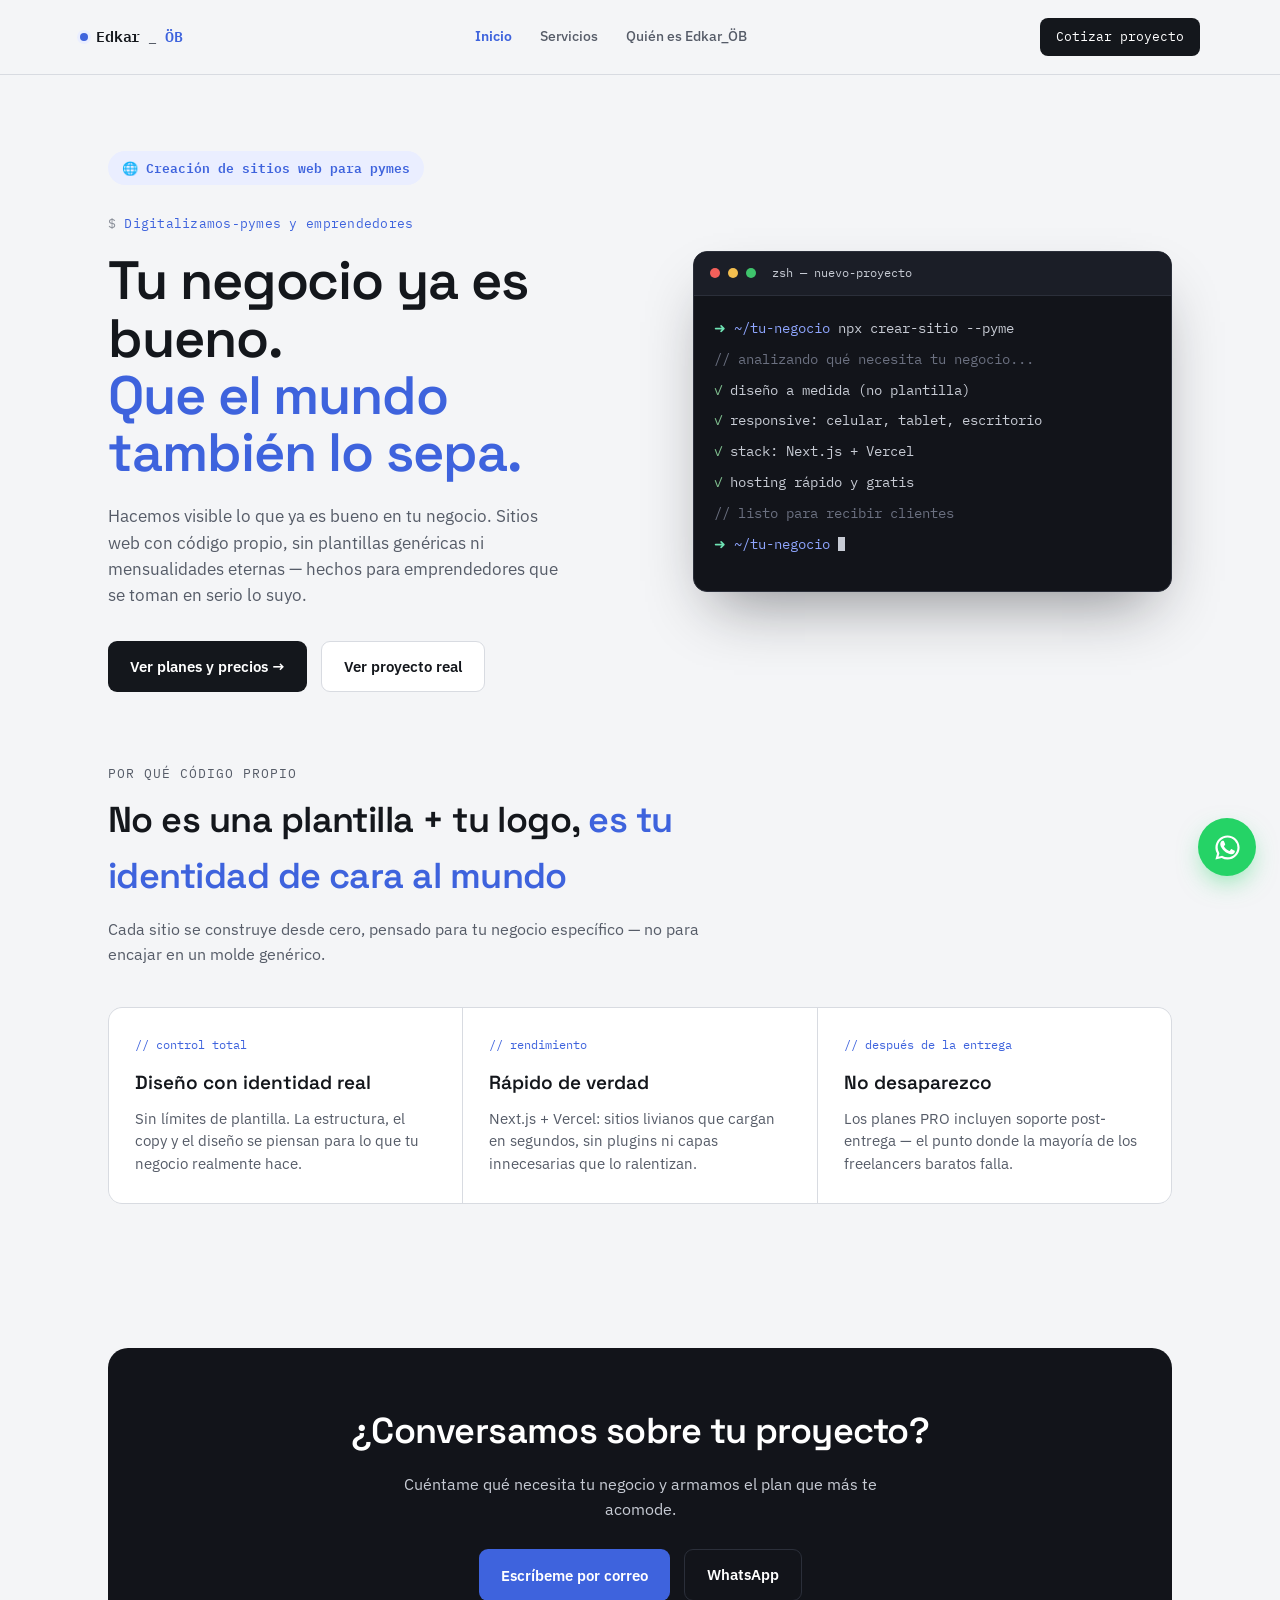
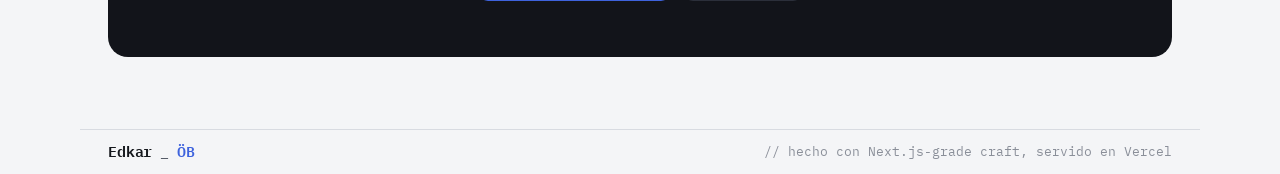
<file: index.html>
<!DOCTYPE html>
<html lang="es">
<head>
<meta charset="UTF-8">
<meta name="viewport" content="width=device-width, initial-scale=1.0">
<title>webvitae.ai — Digitalizamos pymes y emprendedores </title>
<meta name="description" content="Hacemos visible lo que ya es bueno en tu negocio. Sitios web con código propio para emprendedores y pymes chilenas.">
<link rel="preconnect" href="https://fonts.googleapis.com">
<link rel="preconnect" href="https://fonts.gstatic.com" crossorigin>
<link href="https://fonts.googleapis.com/css2?family=Space+Grotesk:wght@400;500;600;700&family=IBM+Plex+Sans:wght@400;500;600&family=IBM+Plex+Mono:wght@400;500;600&display=swap" rel="stylesheet">
<link rel="stylesheet" href="style.css">
</head>
<body>

<a href="https://wa.me/56988052031" target="_blank" rel="noopener" class="wa-float" aria-label="Escríbeme por WhatsApp">
  <svg viewBox="0 0 24 24" fill="#fff" xmlns="http://www.w3.org/2000/svg">
    <path d="M17.472 14.382c-.297-.149-1.758-.867-2.03-.967-.273-.099-.471-.148-.67.15-.197.297-.767.966-.94 1.164-.173.199-.347.223-.644.075-.297-.15-1.255-.463-2.39-1.475-.883-.788-1.48-1.761-1.653-2.059-.173-.297-.018-.458.13-.606.134-.133.298-.347.446-.52.149-.174.198-.298.298-.497.099-.198.05-.371-.025-.52-.075-.149-.669-1.612-.916-2.207-.242-.579-.487-.5-.669-.51-.173-.008-.371-.01-.57-.01-.198 0-.52.074-.792.372-.272.297-1.04 1.016-1.04 2.479 0 1.462 1.065 2.875 1.213 3.074.149.198 2.096 3.2 5.077 4.487.709.306 1.262.489 1.694.625.712.227 1.36.195 1.871.118.571-.085 1.758-.719 2.006-1.413.248-.694.248-1.289.173-1.413-.074-.124-.272-.198-.57-.347z"/>
    <path d="M12.004 2c-5.523 0-10 4.477-10 10 0 1.767.463 3.484 1.343 5.001L2 22l5.117-1.334A9.96 9.96 0 0012.004 22c5.523 0 10-4.477 10-10s-4.477-10-10-10zm0 18.166a8.14 8.14 0 01-4.152-1.136l-.298-.177-3.037.791.81-2.96-.194-.304a8.145 8.145 0 01-1.264-4.38c0-4.508 3.669-8.177 8.177-8.177 2.183 0 4.236.851 5.782 2.398a8.12 8.12 0 012.396 5.781c-.001 4.508-3.67 8.164-8.22 8.164z"/>
  </svg>
</a>

<header>
  <div class="wrap nav">
    <a href="index.html" style="text-decoration:none;color:inherit;">
      <div class="brand"><span class="dot"></span>Edkar<span style="color:var(--ink-soft)">_</span><span style="color:var(--accent)">ÖB</span></div>
    </a>
    <ul class="nav-links nav-mobile-hide">
      <li><a href="index.html" class="active">Inicio</a></li>
      <li><a href="servicios.html">Servicios</a></li>
      <li><a href="quien-es.html">Quién es Edkar_ÖB</a></li>
    </ul>
        <button type="button" class="nav-toggle" onclick="document.querySelector('.nav-links').classList.toggle('open')" aria-label="Abrir menú">
      <span></span><span></span><span></span>
    </button>
    <a class="nav-cta" href="servicios.html#planes">Cotizar proyecto</a>
  </div>
</header>

<main class="wrap">

  <!-- HERO -->
  <section class="hero" style="padding-bottom:0;">
    <div>
      <span class="service-badge">🌐 Creación de sitios web para pymes</span>
      <p class="eyebrow">Digitalizamos-pymes y emprendedores</p>
      <h1>Tu negocio ya es bueno.<br><em>Que el mundo también lo sepa.</em></h1>
      <p class="hero-sub">Hacemos visible lo que ya es bueno en tu negocio. Sitios web con código propio, sin plantillas genéricas ni mensualidades eternas — hechos para emprendedores que se toman en serio lo suyo.</p>
      <div class="hero-actions">
        <a href="servicios.html" class="btn btn-primary">Ver planes y precios →</a>
        <a href="#proyecto" class="btn btn-ghost">Ver proyecto real</a>
      </div>
    </div>

    <div class="terminal">
      <div class="terminal-bar">
        <span class="terminal-dot r"></span>
        <span class="terminal-dot y"></span>
        <span class="terminal-dot g"></span>
        <span class="terminal-title">zsh — nuevo-proyecto</span>
      </div>
      <div class="terminal-body">
        <p class="line"><span class="prompt">➜</span> <span class="path">~/tu-negocio</span> npx crear-sitio --pyme</p>
        <p class="line comment">// analizando qué necesita tu negocio...</p>
        <p class="line"><span class="ok">✓</span> diseño a medida (no plantilla)</p>
        <p class="line"><span class="ok">✓</span> responsive: celular, tablet, escritorio</p>
        <p class="line"><span class="ok">✓</span> stack: Next.js + Vercel</p>
        <p class="line"><span class="ok">✓</span> hosting rápido y gratis</p>
        <p class="line comment">// listo para recibir clientes</p>
        <p class="line"><span class="prompt">➜</span> <span class="path">~/tu-negocio</span> <span class="cursor"></span></p>
      </div>
    </div>
  </section>

  <!-- DIFERENCIADORES -->
  <section id="servicios">
    <div class="section-head">
      <p class="kicker">Por qué código propio</p>
      <h2>No es una plantilla + tu logo, <em>es tu identidad de cara al mundo</em></h2>
      <p class="section-sub">Cada sitio se construye desde cero, pensado para tu negocio específico — no para encajar en un molde genérico.</p>
    </div>
    <div class="diff-grid">
      <div class="diff-card">
        <span class="tag">// control total</span>
        <h3>Diseño con identidad real</h3>
        <p>Sin límites de plantilla. La estructura, el copy y el diseño se piensan para lo que tu negocio realmente hace.</p>
      </div>
      <div class="diff-card">
        <span class="tag">// rendimiento</span>
        <h3>Rápido de verdad</h3>
        <p>Next.js + Vercel: sitios livianos que cargan en segundos, sin plugins ni capas innecesarias que lo ralentizan.</p>
      </div>
      <div class="diff-card">
        <span class="tag">// después de la entrega</span>
        <h3>No desaparezco</h3>
        <p>Los planes PRO incluyen soporte post-entrega — el punto donde la mayoría de los freelancers baratos falla.</p>
      </div>
    </div>
  </section>

  <!-- PROYECTO REAL -->
  <!--<section id="proyecto">
    <div class="case">
      <div>
        <span class="case-badge">★ Cliente real</span>
        <p class="case-label">// proyecto en producción</p>
        <h3>Centro Orígami</h3>
        <p>Centro educativo de primera infancia en Santiago que transforma residuos de pymes en materiales pedagógicos. Sitio institucional con identidad propia, video embebido y estructura pensada para explicar un modelo de economía circular.</p>
        <div class="case-actions">
          <a class="case-cta" href="https://centro-origami.vercel.app/" target="_blank" rel="noopener">Ver sitio en vivo ↗</a>
          <a class="case-link" href="servicios.html">Quiero un sitio así →</a>
        </div>
      </div>
      <div class="case-stats">
        <div class="case-stat"><b>Next.js</b><span>stack de desarrollo</span></div>
        <div class="case-stat"><b>Vercel</b><span>hosting y deploy</span></div>
        <div class="case-stat"><b>100%</b><span>diseño a medida</span></div>
      </div>
    </div>
  </section>

  --><!-- CTA -->
  <section id="contacto">
    <div class="cta">
      <h2>¿Conversamos sobre tu proyecto?</h2>
      <p>Cuéntame qué necesita tu negocio y armamos el plan que más te acomode.</p>
      <div class="hero-actions">
        <button type="button" class="btn btn-primary" style="background:var(--accent);color:#fff;border:none;cursor:pointer;font-family:inherit;" onclick="document.getElementById('modalContacto').classList.add('is-open')">Escríbeme por correo</button>
        <a class="btn btn-ghost" href="https://wa.me/56988052031" target="_blank" rel="noopener">WhatsApp</a>
      </div>
    </div>
  </section>

</main>

<footer class="wrap">
  <div class="brand">Edkar<span style="color:var(--ink-soft)">_</span><span style="color:var(--accent)">ÖB</span></div>
  <p class="foot-note">// hecho con Next.js-grade craft, servido en Vercel</p>
</footer>

<!-- MODAL CONTACTO -->
<div class="modal-overlay" id="modalContacto">
  <div class="modal">
    <button type="button" class="modal-close" onclick="document.getElementById('modalContacto').classList.remove('is-open')">✕</button>
    <h3>Escríbeme por correo</h3>
    <p class="modal-sub">Cuéntame de tu proyecto y te respondo directo a tu bandeja.</p>
    <form id="formContacto">
      <input type="hidden" name="access_key" value="90b318c3-a64d-4659-b6a1-30e9441a977b">
      <input type="hidden" name="subject" value="Nuevo contacto desde webvitae.ai">
      <div class="modal-field">
        <label for="fc-nombre">Nombre</label>
        <input id="fc-nombre" type="text" name="name" required>
      </div>
      <div class="modal-field">
        <label for="fc-email">Tu correo</label>
        <input id="fc-email" type="email" name="email" required>
      </div>
      <div class="modal-field">
        <label for="fc-mensaje">Mensaje</label>
        <textarea id="fc-mensaje" name="message" rows="4" required></textarea>
      </div>
      <button type="submit" class="modal-submit" id="fc-submit">Enviar mensaje</button>
      <p class="modal-status" id="fc-status"></p>
    </form>
  </div>
</div>

<script>
  document.getElementById('modalContacto').addEventListener('click', function(e){
    if(e.target === this){ this.classList.remove('is-open'); }
  });

  document.getElementById('formContacto').addEventListener('submit', async function(e){
    e.preventDefault();
    const btn = document.getElementById('fc-submit');
    const status = document.getElementById('fc-status');
    const data = new FormData(this);

    btn.disabled = true;
    btn.textContent = 'Enviando...';
    status.textContent = '';
    status.className = 'modal-status';

    try{
      const res = await fetch('https://api.web3forms.com/submit', {
        method: 'POST',
        headers: { 'Accept': 'application/json' },
        body: data
      });
      const result = await res.json();
      if(result.success){
        status.textContent = '¡Listo! Tu mensaje fue enviado, te responderé pronto.';
        status.className = 'modal-status ok';
        this.reset();
      } else {
        status.textContent = 'Algo falló al enviar. Intenta de nuevo o escríbeme directo a edkarob@gmail.com';
        status.className = 'modal-status err';
      }
    } catch(err){
      status.textContent = 'Algo falló al enviar. Intenta de nuevo o escríbeme directo a edkarob@gmail.com';
      status.className = 'modal-status err';
    } finally {
      btn.disabled = false;
      btn.textContent = 'Enviar mensaje';
    }
  });
</script>

</body>
</html>
</file>
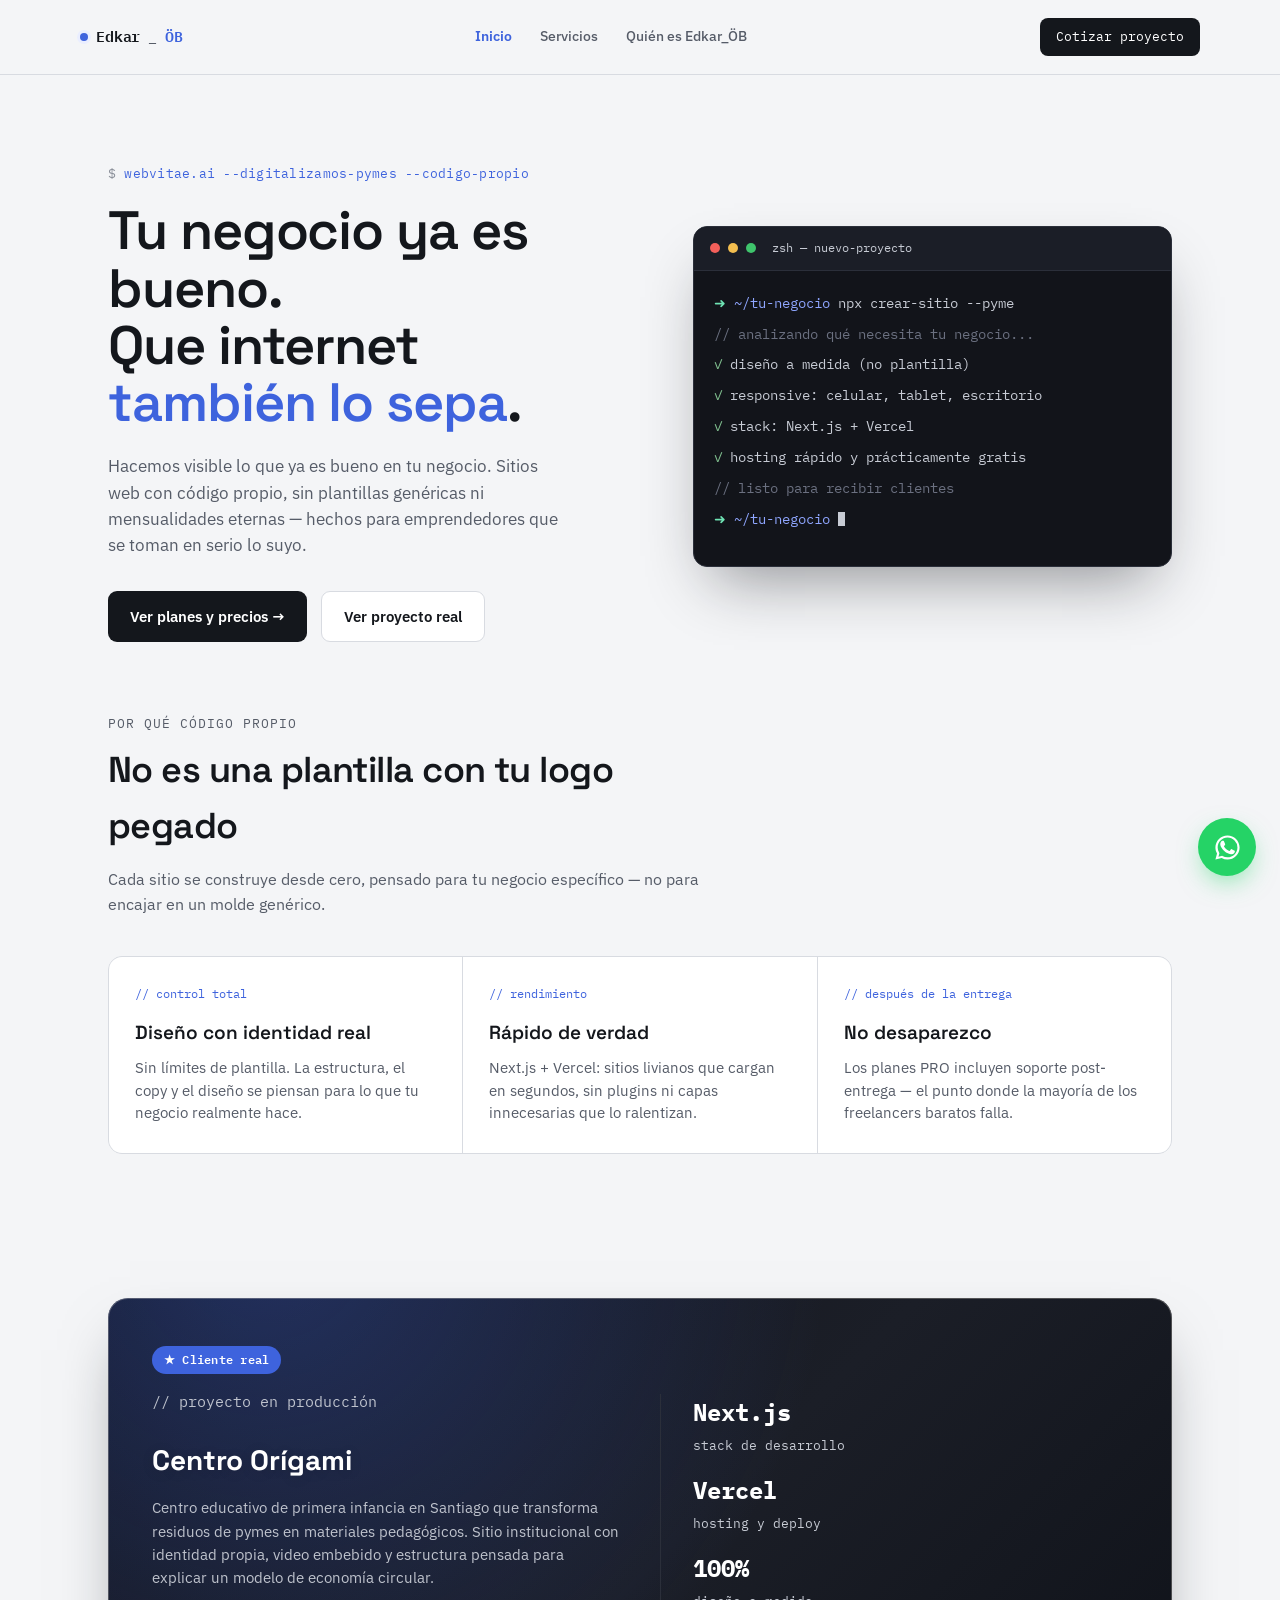
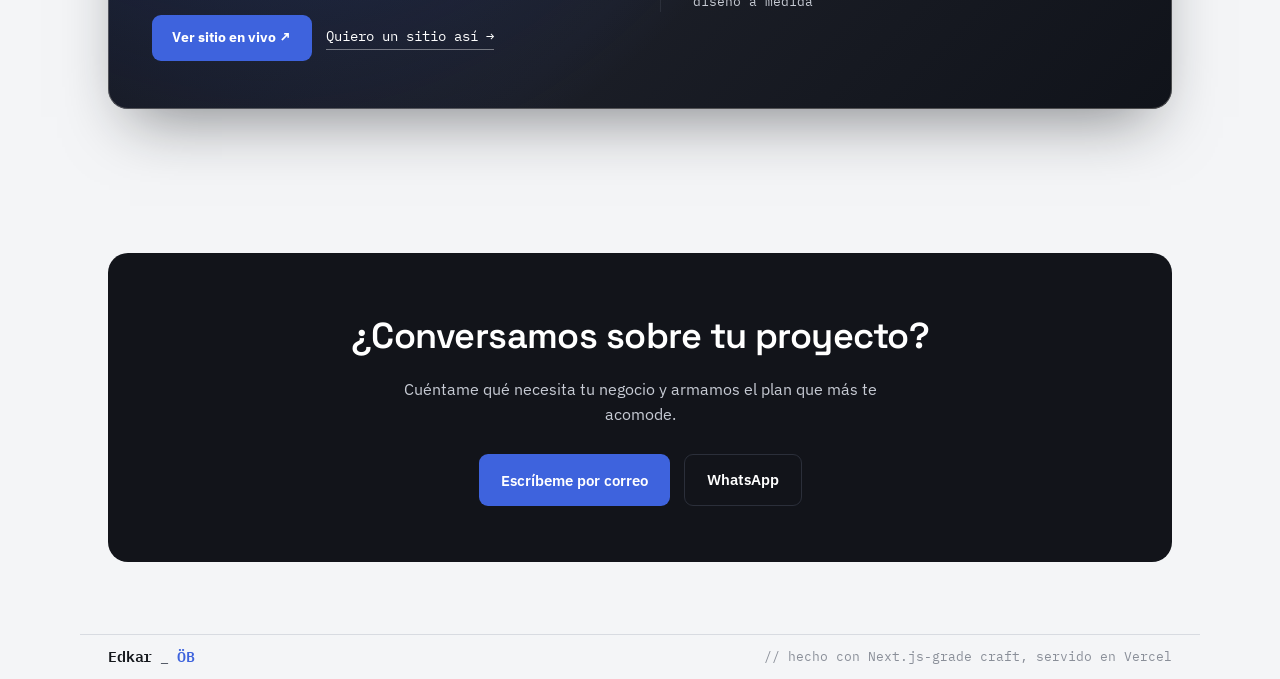
<file: index.html.html>
<!DOCTYPE html>
<html lang="es">
<head>
<meta charset="UTF-8">
<meta name="viewport" content="width=device-width, initial-scale=1.0">
<title>webvitae.ai — Digitalizamos pymes y emprendedores</title>
<meta name="description" content="Hacemos visible lo que ya es bueno en tu negocio. Sitios web con código propio para emprendedores y pymes chilenas.">
<link rel="preconnect" href="https://fonts.googleapis.com">
<link rel="preconnect" href="https://fonts.gstatic.com" crossorigin>
<link href="https://fonts.googleapis.com/css2?family=Space+Grotesk:wght@400;500;600;700&family=IBM+Plex+Sans:wght@400;500;600&family=IBM+Plex+Mono:wght@400;500;600&display=swap" rel="stylesheet">
<link rel="stylesheet" href="style.css">
</head>
<body>

<a href="https://wa.me/56988052031" target="_blank" rel="noopener" class="wa-float" aria-label="Escríbeme por WhatsApp">
  <svg viewBox="0 0 24 24" fill="#fff" xmlns="http://www.w3.org/2000/svg">
    <path d="M17.472 14.382c-.297-.149-1.758-.867-2.03-.967-.273-.099-.471-.148-.67.15-.197.297-.767.966-.94 1.164-.173.199-.347.223-.644.075-.297-.15-1.255-.463-2.39-1.475-.883-.788-1.48-1.761-1.653-2.059-.173-.297-.018-.458.13-.606.134-.133.298-.347.446-.52.149-.174.198-.298.298-.497.099-.198.05-.371-.025-.52-.075-.149-.669-1.612-.916-2.207-.242-.579-.487-.5-.669-.51-.173-.008-.371-.01-.57-.01-.198 0-.52.074-.792.372-.272.297-1.04 1.016-1.04 2.479 0 1.462 1.065 2.875 1.213 3.074.149.198 2.096 3.2 5.077 4.487.709.306 1.262.489 1.694.625.712.227 1.36.195 1.871.118.571-.085 1.758-.719 2.006-1.413.248-.694.248-1.289.173-1.413-.074-.124-.272-.198-.57-.347z"/>
    <path d="M12.004 2c-5.523 0-10 4.477-10 10 0 1.767.463 3.484 1.343 5.001L2 22l5.117-1.334A9.96 9.96 0 0012.004 22c5.523 0 10-4.477 10-10s-4.477-10-10-10zm0 18.166a8.14 8.14 0 01-4.152-1.136l-.298-.177-3.037.791.81-2.96-.194-.304a8.145 8.145 0 01-1.264-4.38c0-4.508 3.669-8.177 8.177-8.177 2.183 0 4.236.851 5.782 2.398a8.12 8.12 0 012.396 5.781c-.001 4.508-3.67 8.164-8.22 8.164z"/>
  </svg>
</a>

<header>
  <div class="wrap nav">
    <a href="index.html" style="text-decoration:none;color:inherit;">
      <div class="brand"><span class="dot"></span>Edkar<span style="color:var(--ink-soft)">_</span><span style="color:var(--accent)">ÖB</span></div>
    </a>
    <ul class="nav-links nav-mobile-hide">
      <li><a href="index.html" class="active">Inicio</a></li>
      <li><a href="servicios.html">Servicios</a></li>
      <li><a href="quien-es.html">Quién es Edkar_ÖB</a></li>
    </ul>
    <a class="nav-cta" href="servicios.html#planes">Cotizar proyecto</a>
  </div>
</header>

<main class="wrap">

  <!-- HERO -->
  <section class="hero" style="padding-bottom:0;">
    <div>
      <p class="eyebrow">webvitae.ai --digitalizamos-pymes --codigo-propio</p>
      <h1>Tu negocio ya es bueno.<br>Que internet <em>también lo sepa</em>.</h1>
      <p class="hero-sub">Hacemos visible lo que ya es bueno en tu negocio. Sitios web con código propio, sin plantillas genéricas ni mensualidades eternas — hechos para emprendedores que se toman en serio lo suyo.</p>
      <div class="hero-actions">
        <a href="servicios.html" class="btn btn-primary">Ver planes y precios →</a>
        <a href="#proyecto" class="btn btn-ghost">Ver proyecto real</a>
      </div>
    </div>

    <div class="terminal">
      <div class="terminal-bar">
        <span class="terminal-dot r"></span>
        <span class="terminal-dot y"></span>
        <span class="terminal-dot g"></span>
        <span class="terminal-title">zsh — nuevo-proyecto</span>
      </div>
      <div class="terminal-body">
        <p class="line"><span class="prompt">➜</span> <span class="path">~/tu-negocio</span> npx crear-sitio --pyme</p>
        <p class="line comment">// analizando qué necesita tu negocio...</p>
        <p class="line"><span class="ok">✓</span> diseño a medida (no plantilla)</p>
        <p class="line"><span class="ok">✓</span> responsive: celular, tablet, escritorio</p>
        <p class="line"><span class="ok">✓</span> stack: Next.js + Vercel</p>
        <p class="line"><span class="ok">✓</span> hosting rápido y prácticamente gratis</p>
        <p class="line comment">// listo para recibir clientes</p>
        <p class="line"><span class="prompt">➜</span> <span class="path">~/tu-negocio</span> <span class="cursor"></span></p>
      </div>
    </div>
  </section>

  <!-- DIFERENCIADORES -->
  <section id="servicios">
    <div class="section-head">
      <p class="kicker">Por qué código propio</p>
      <h2>No es una plantilla con tu logo pegado</h2>
      <p class="section-sub">Cada sitio se construye desde cero, pensado para tu negocio específico — no para encajar en un molde genérico.</p>
    </div>
    <div class="diff-grid">
      <div class="diff-card">
        <span class="tag">// control total</span>
        <h3>Diseño con identidad real</h3>
        <p>Sin límites de plantilla. La estructura, el copy y el diseño se piensan para lo que tu negocio realmente hace.</p>
      </div>
      <div class="diff-card">
        <span class="tag">// rendimiento</span>
        <h3>Rápido de verdad</h3>
        <p>Next.js + Vercel: sitios livianos que cargan en segundos, sin plugins ni capas innecesarias que lo ralentizan.</p>
      </div>
      <div class="diff-card">
        <span class="tag">// después de la entrega</span>
        <h3>No desaparezco</h3>
        <p>Los planes PRO incluyen soporte post-entrega — el punto donde la mayoría de los freelancers baratos falla.</p>
      </div>
    </div>
  </section>

  <!-- PROYECTO REAL -->
  <section id="proyecto">
    <div class="case">
      <div>
        <span class="case-badge">★ Cliente real</span>
        <p class="case-label">// proyecto en producción</p>
        <h3>Centro Orígami</h3>
        <p>Centro educativo de primera infancia en Santiago que transforma residuos de pymes en materiales pedagógicos. Sitio institucional con identidad propia, video embebido y estructura pensada para explicar un modelo de economía circular.</p>
        <div class="case-actions">
          <a class="case-cta" href="https://centro-origami.vercel.app/" target="_blank" rel="noopener">Ver sitio en vivo ↗</a>
          <a class="case-link" href="servicios.html">Quiero un sitio así →</a>
        </div>
      </div>
      <div class="case-stats">
        <div class="case-stat"><b>Next.js</b><span>stack de desarrollo</span></div>
        <div class="case-stat"><b>Vercel</b><span>hosting y deploy</span></div>
        <div class="case-stat"><b>100%</b><span>diseño a medida</span></div>
      </div>
    </div>
  </section>

  <!-- CTA -->
  <section id="contacto">
    <div class="cta">
      <h2>¿Conversamos sobre tu proyecto?</h2>
      <p>Cuéntame qué necesita tu negocio y armamos el plan que más te acomode.</p>
      <div class="hero-actions">
        <button type="button" class="btn btn-primary" style="background:var(--accent);color:#fff;border:none;cursor:pointer;font-family:inherit;" onclick="document.getElementById('modalContacto').classList.add('is-open')">Escríbeme por correo</button>
        <a class="btn btn-ghost" href="https://wa.me/56988052031" target="_blank" rel="noopener">WhatsApp</a>
      </div>
    </div>
  </section>

</main>

<footer class="wrap">
  <div class="brand">Edkar<span style="color:var(--ink-soft)">_</span><span style="color:var(--accent)">ÖB</span></div>
  <p class="foot-note">// hecho con Next.js-grade craft, servido en Vercel</p>
</footer>

<!-- MODAL CONTACTO -->
<div class="modal-overlay" id="modalContacto">
  <div class="modal">
    <button type="button" class="modal-close" onclick="document.getElementById('modalContacto').classList.remove('is-open')">✕</button>
    <h3>Escríbeme por correo</h3>
    <p class="modal-sub">Cuéntame de tu proyecto y te respondo directo a tu bandeja.</p>
    <form id="formContacto">
      <input type="hidden" name="access_key" value="90b318c3-a64d-4659-b6a1-30e9441a977b">
      <input type="hidden" name="subject" value="Nuevo contacto desde webvitae.ai">
      <div class="modal-field">
        <label for="fc-nombre">Nombre</label>
        <input id="fc-nombre" type="text" name="name" required>
      </div>
      <div class="modal-field">
        <label for="fc-email">Tu correo</label>
        <input id="fc-email" type="email" name="email" required>
      </div>
      <div class="modal-field">
        <label for="fc-mensaje">Mensaje</label>
        <textarea id="fc-mensaje" name="message" rows="4" required></textarea>
      </div>
      <button type="submit" class="modal-submit" id="fc-submit">Enviar mensaje</button>
      <p class="modal-status" id="fc-status"></p>
    </form>
  </div>
</div>

<script>
  document.getElementById('modalContacto').addEventListener('click', function(e){
    if(e.target === this){ this.classList.remove('is-open'); }
  });

  document.getElementById('formContacto').addEventListener('submit', async function(e){
    e.preventDefault();
    const btn = document.getElementById('fc-submit');
    const status = document.getElementById('fc-status');
    const data = new FormData(this);

    btn.disabled = true;
    btn.textContent = 'Enviando...';
    status.textContent = '';
    status.className = 'modal-status';

    try{
      const res = await fetch('https://api.web3forms.com/submit', {
        method: 'POST',
        headers: { 'Accept': 'application/json' },
        body: data
      });
      const result = await res.json();
      if(result.success){
        status.textContent = '¡Listo! Tu mensaje fue enviado, te responderé pronto.';
        status.className = 'modal-status ok';
        this.reset();
      } else {
        status.textContent = 'Algo falló al enviar. Intenta de nuevo o escríbeme directo a edkarob@gmail.com';
        status.className = 'modal-status err';
      }
    } catch(err){
      status.textContent = 'Algo falló al enviar. Intenta de nuevo o escríbeme directo a edkarob@gmail.com';
      status.className = 'modal-status err';
    } finally {
      btn.disabled = false;
      btn.textContent = 'Enviar mensaje';
    }
  });
</script>

</body>
</html>
</file>
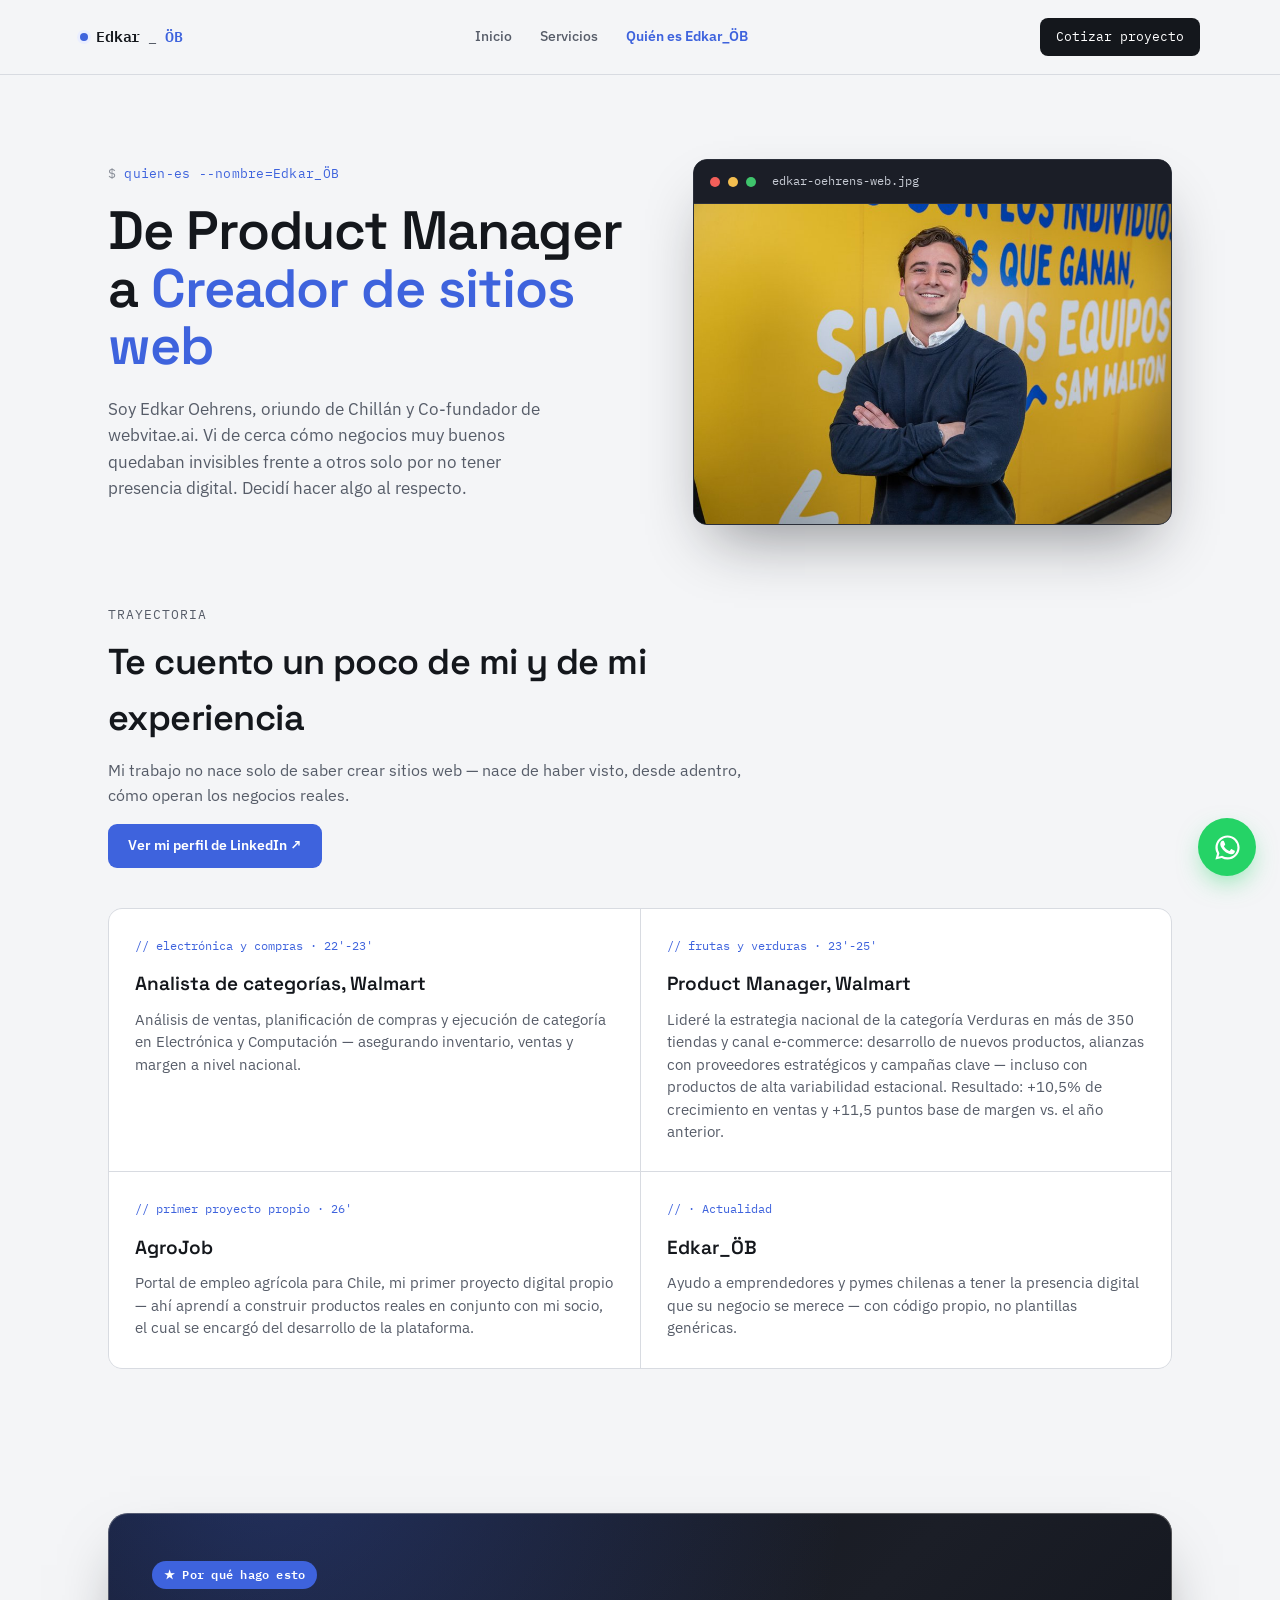
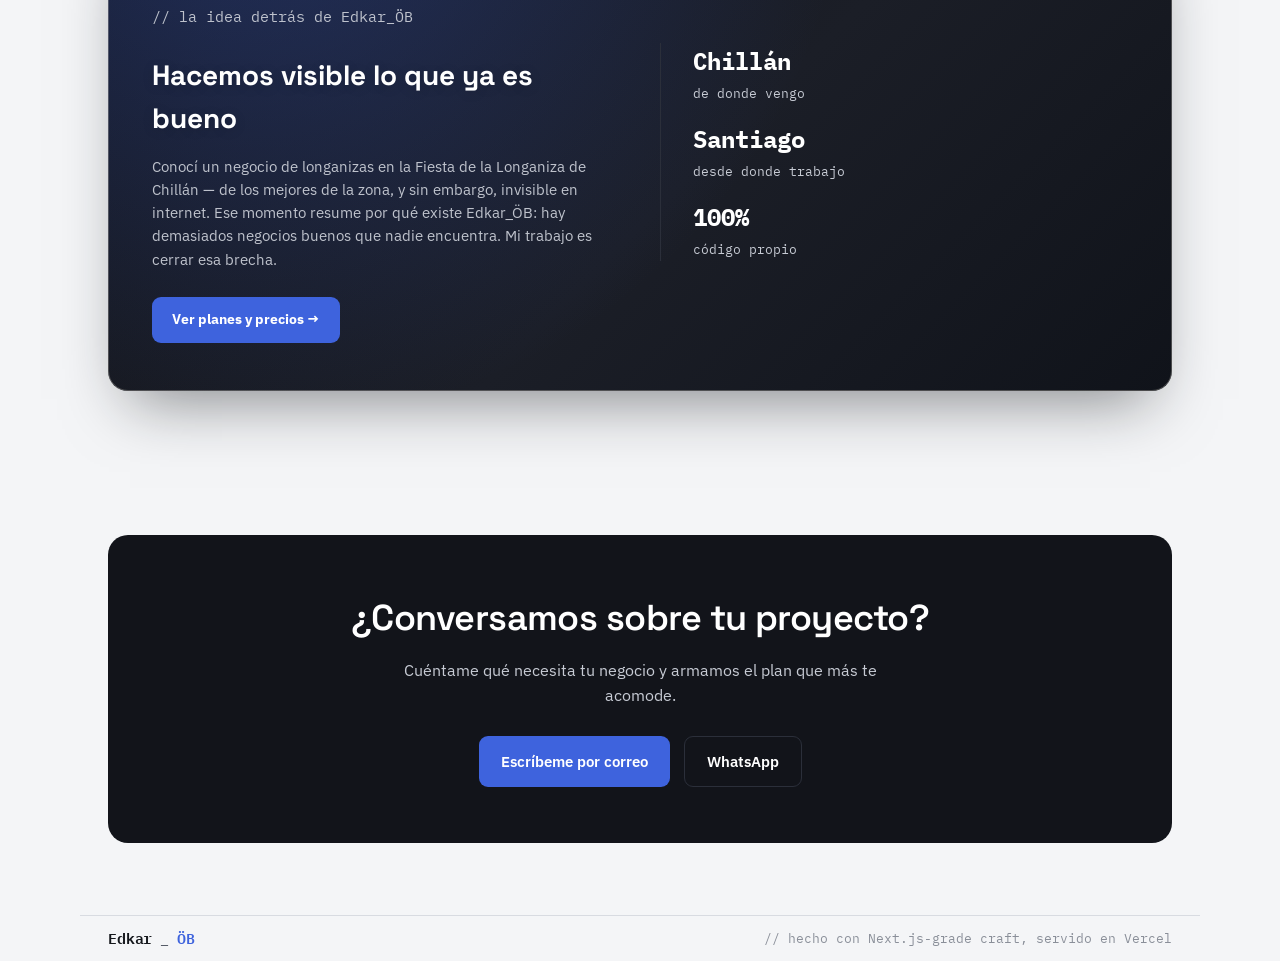
<file: quien-es.html>
<!DOCTYPE html>
<html lang="es">
<head>
<meta charset="UTF-8">
<meta name="viewport" content="width=device-width, initial-scale=1.0">
<title>Quién es Edkar_ÖB — webvitae.ai</title>
<meta name="description" content="Conoce a Edkar Oehrens, fundador de webvitae.ai: de analista de abastecimiento a constructor de sitios web para pymes chilenas.">
<link rel="preconnect" href="https://fonts.googleapis.com">
<link rel="preconnect" href="https://fonts.gstatic.com" crossorigin>
<link href="https://fonts.googleapis.com/css2?family=Space+Grotesk:wght@400;500;600;700&family=IBM+Plex+Sans:wght@400;500;600&family=IBM+Plex+Mono:wght@400;500;600&display=swap" rel="stylesheet">
<link rel="stylesheet" href="style.css">
</head>
<body>

<a href="https://wa.me/56988052031" target="_blank" rel="noopener" class="wa-float" aria-label="Escríbeme por WhatsApp">
  <svg viewBox="0 0 24 24" fill="#fff" xmlns="http://www.w3.org/2000/svg">
    <path d="M17.472 14.382c-.297-.149-1.758-.867-2.03-.967-.273-.099-.471-.148-.67.15-.197.297-.767.966-.94 1.164-.173.199-.347.223-.644.075-.297-.15-1.255-.463-2.39-1.475-.883-.788-1.48-1.761-1.653-2.059-.173-.297-.018-.458.13-.606.134-.133.298-.347.446-.52.149-.174.198-.298.298-.497.099-.198.05-.371-.025-.52-.075-.149-.669-1.612-.916-2.207-.242-.579-.487-.5-.669-.51-.173-.008-.371-.01-.57-.01-.198 0-.52.074-.792.372-.272.297-1.04 1.016-1.04 2.479 0 1.462 1.065 2.875 1.213 3.074.149.198 2.096 3.2 5.077 4.487.709.306 1.262.489 1.694.625.712.227 1.36.195 1.871.118.571-.085 1.758-.719 2.006-1.413.248-.694.248-1.289.173-1.413-.074-.124-.272-.198-.57-.347z"/>
    <path d="M12.004 2c-5.523 0-10 4.477-10 10 0 1.767.463 3.484 1.343 5.001L2 22l5.117-1.334A9.96 9.96 0 0012.004 22c5.523 0 10-4.477 10-10s-4.477-10-10-10zm0 18.166a8.14 8.14 0 01-4.152-1.136l-.298-.177-3.037.791.81-2.96-.194-.304a8.145 8.145 0 01-1.264-4.38c0-4.508 3.669-8.177 8.177-8.177 2.183 0 4.236.851 5.782 2.398a8.12 8.12 0 012.396 5.781c-.001 4.508-3.67 8.164-8.22 8.164z"/>
  </svg>
</a>

<header>
  <div class="wrap nav">
    <a href="index.html" style="text-decoration:none;color:inherit;">
      <div class="brand"><span class="dot"></span>Edkar<span style="color:var(--ink-soft)">_</span><span style="color:var(--accent)">ÖB</span></div>
    </a>
    <ul class="nav-links nav-mobile-hide">
      <li><a href="index.html">Inicio</a></li>
      <li><a href="servicios.html">Servicios</a></li>
      <li><a href="quien-es.html" class="active">Quién es Edkar_ÖB</a></li>
    </ul>
        <button type="button" class="nav-toggle" onclick="document.querySelector('.nav-links').classList.toggle('open')" aria-label="Abrir menú">
      <span></span><span></span><span></span>
    </button>
    <a class="nav-cta" href="servicios.html#planes">Cotizar proyecto</a>
  </div>
</header>

<main class="wrap">

  <!-- HERO SOBRE MÍ -->
  <section class="hero" style="padding-bottom:0;">
    <div>
      <p class="eyebrow">quien-es --nombre=Edkar_ÖB</p>
      <h1>De Product Manager a <em>Creador de sitios web</em></h1>
      <p class="hero-sub">Soy Edkar Oehrens, oriundo de Chillán y Co-fundador de webvitae.ai. Vi de cerca cómo negocios muy buenos quedaban invisibles frente a otros solo por no tener presencia digital. Decidí hacer algo al respecto.</p>
    </div>

    <div class="terminal">
  <div class="terminal-bar">
    <span class="terminal-dot r"></span>
    <span class="terminal-dot y"></span>
    <span class="terminal-dot g"></span>
    <span class="terminal-title">edkar-oehrens-web.jpg</span>
  </div>
  <div class="terminal-photo">
    <img src="edkar-oehrens-web.jpg" alt="Edkar Oehrens, fundador de webvitae.ai">
  </div>
</div>

  </section>

  <!-- TRAYECTORIA -->
  <section id="trayectoria">
    <div class="section-head">
      <p class="kicker">Trayectoria</p>
      <h2>Te cuento un poco de mi y de mi experiencia</h2>
      <p class="section-sub">Mi trabajo no nace solo de saber crear sitios web — nace de haber visto, desde adentro, cómo operan los negocios reales.</p>
      <a href="https://www.linkedin.com/in/edkar-oehrens-benavides/" target="_blank" rel="noopener" style="display:inline-flex;align-items:center;gap:8px;margin-top:16px;font-family:var(--font-body);font-weight:600;font-size:14px;color:#fff;background:var(--accent);padding:11px 20px;border-radius:9px;text-decoration:none;">Ver mi perfil de LinkedIn ↗</a>
    </div>
    <div class="diff-grid diff-grid-4">
<div class="diff-card">
        <span class="tag">// electrónica y compras · 22'-23'</span>
        <h3>Analista de categorías, Walmart</h3>
        <p>Análisis de ventas, planificación de compras y ejecución de categoría en Electrónica y Computación — asegurando inventario, ventas y margen a nivel nacional.</p>
      </div>
      <div class="diff-card">
        <span class="tag">// frutas y verduras · 23'-25'</span>
        <h3>Product Manager, Walmart</h3>
        <p>Lideré la estrategia nacional de la categoría Verduras en más de 350 tiendas y canal e-commerce: desarrollo de nuevos productos, alianzas con proveedores estratégicos y campañas clave — incluso con productos de alta variabilidad estacional. Resultado: +10,5% de crecimiento en ventas y +11,5 puntos base de margen vs. el año anterior.</p>
      </div>
      <div class="diff-card">
        <span class="tag">// primer proyecto propio · 26'</span>
        <h3>AgroJob</h3>
        <p>Portal de empleo agrícola para Chile, mi primer proyecto digital propio — ahí aprendí a construir productos reales en conjunto con mi socio, el cual se encargó del desarrollo de la plataforma.</p>
      </div>
      <div class="diff-card">
        <span class="tag">// · Actualidad</span>
        <h3>Edkar_ÖB</h3>
        <p>Ayudo a emprendedores y pymes chilenas a tener la presencia digital que su negocio se merece — con código propio, no plantillas genéricas.</p>
      </div>
    </div>
  </section>

  <!-- MISIÓN -->
  <section id="mision">
    <div class="case">
      <div>
        <span class="case-badge">★ Por qué hago esto</span>
        <p class="case-label">// la idea detrás de Edkar_ÖB</p>
        <h3>Hacemos visible lo que ya es bueno</h3>
        <p>Conocí un negocio de longanizas en la Fiesta de la Longaniza de Chillán — de los mejores de la zona, y sin embargo, invisible en internet. Ese momento resume por qué existe Edkar_ÖB: hay demasiados negocios buenos que nadie encuentra. Mi trabajo es cerrar esa brecha.</p>
        <div class="case-actions">
          <a class="case-cta" href="servicios.html">Ver planes y precios →</a>
        </div>
      </div>
      <div class="case-stats">
        <div class="case-stat"><b>Chillán</b><span>de donde vengo</span></div>
        <div class="case-stat"><b>Santiago</b><span>desde donde trabajo</span></div>
        <div class="case-stat"><b>100%</b><span>código propio</span></div>
      </div>
    </div>
  </section>

  <!-- CTA -->
  <section id="contacto">
    <div class="cta">
      <h2>¿Conversamos sobre tu proyecto?</h2>
      <p>Cuéntame qué necesita tu negocio y armamos el plan que más te acomode.</p>
      <div class="hero-actions">
        <button type="button" class="btn btn-primary" style="background:var(--accent);color:#fff;border:none;cursor:pointer;font-family:inherit;" onclick="document.getElementById('modalContacto').classList.add('is-open')">Escríbeme por correo</button>
        <a class="btn btn-ghost" href="https://wa.me/56988052031" target="_blank" rel="noopener">WhatsApp</a>
      </div>
    </div>
  </section>

</main>

<footer class="wrap">
  <div class="brand">Edkar<span style="color:var(--ink-soft)">_</span><span style="color:var(--accent)">ÖB</span></div>
  <p class="foot-note">// hecho con Next.js-grade craft, servido en Vercel</p>
</footer>

<!-- MODAL CONTACTO -->
<div class="modal-overlay" id="modalContacto">
  <div class="modal">
    <button type="button" class="modal-close" onclick="document.getElementById('modalContacto').classList.remove('is-open')">✕</button>
    <h3>Escríbeme por correo</h3>
    <p class="modal-sub">Cuéntame de tu proyecto y te respondo directo a tu bandeja.</p>
    <form id="formContacto">
      <input type="hidden" name="access_key" value="90b318c3-a64d-4659-b6a1-30e9441a977b">
      <input type="hidden" name="subject" value="Nuevo contacto desde webvitae.ai">
      <div class="modal-field">
        <label for="fc-nombre">Nombre</label>
        <input id="fc-nombre" type="text" name="name" required>
      </div>
      <div class="modal-field">
        <label for="fc-email">Tu correo</label>
        <input id="fc-email" type="email" name="email" required>
      </div>
      <div class="modal-field">
        <label for="fc-mensaje">Mensaje</label>
        <textarea id="fc-mensaje" name="message" rows="4" required></textarea>
      </div>
      <button type="submit" class="modal-submit" id="fc-submit">Enviar mensaje</button>
      <p class="modal-status" id="fc-status"></p>
    </form>
  </div>
</div>

<script>
  document.getElementById('modalContacto').addEventListener('click', function(e){
    if(e.target === this){ this.classList.remove('is-open'); }
  });

  document.getElementById('formContacto').addEventListener('submit', async function(e){
    e.preventDefault();
    const btn = document.getElementById('fc-submit');
    const status = document.getElementById('fc-status');
    const data = new FormData(this);

    btn.disabled = true;
    btn.textContent = 'Enviando...';
    status.textContent = '';
    status.className = 'modal-status';

    try{
      const res = await fetch('https://api.web3forms.com/submit', {
        method: 'POST',
        headers: { 'Accept': 'application/json' },
        body: data
      });
      const result = await res.json();
      if(result.success){
        status.textContent = '¡Listo! Tu mensaje fue enviado, te responderé pronto.';
        status.className = 'modal-status ok';
        this.reset();
      } else {
        status.textContent = 'Algo falló al enviar. Intenta de nuevo o escríbeme directo a edkarob@gmail.com';
        status.className = 'modal-status err';
      }
    } catch(err){
      status.textContent = 'Algo falló al enviar. Intenta de nuevo o escríbeme directo a edkarob@gmail.com';
      status.className = 'modal-status err';
    } finally {
      btn.disabled = false;
      btn.textContent = 'Enviar mensaje';
    }
  });
</script>

</body>
</html>
</file>
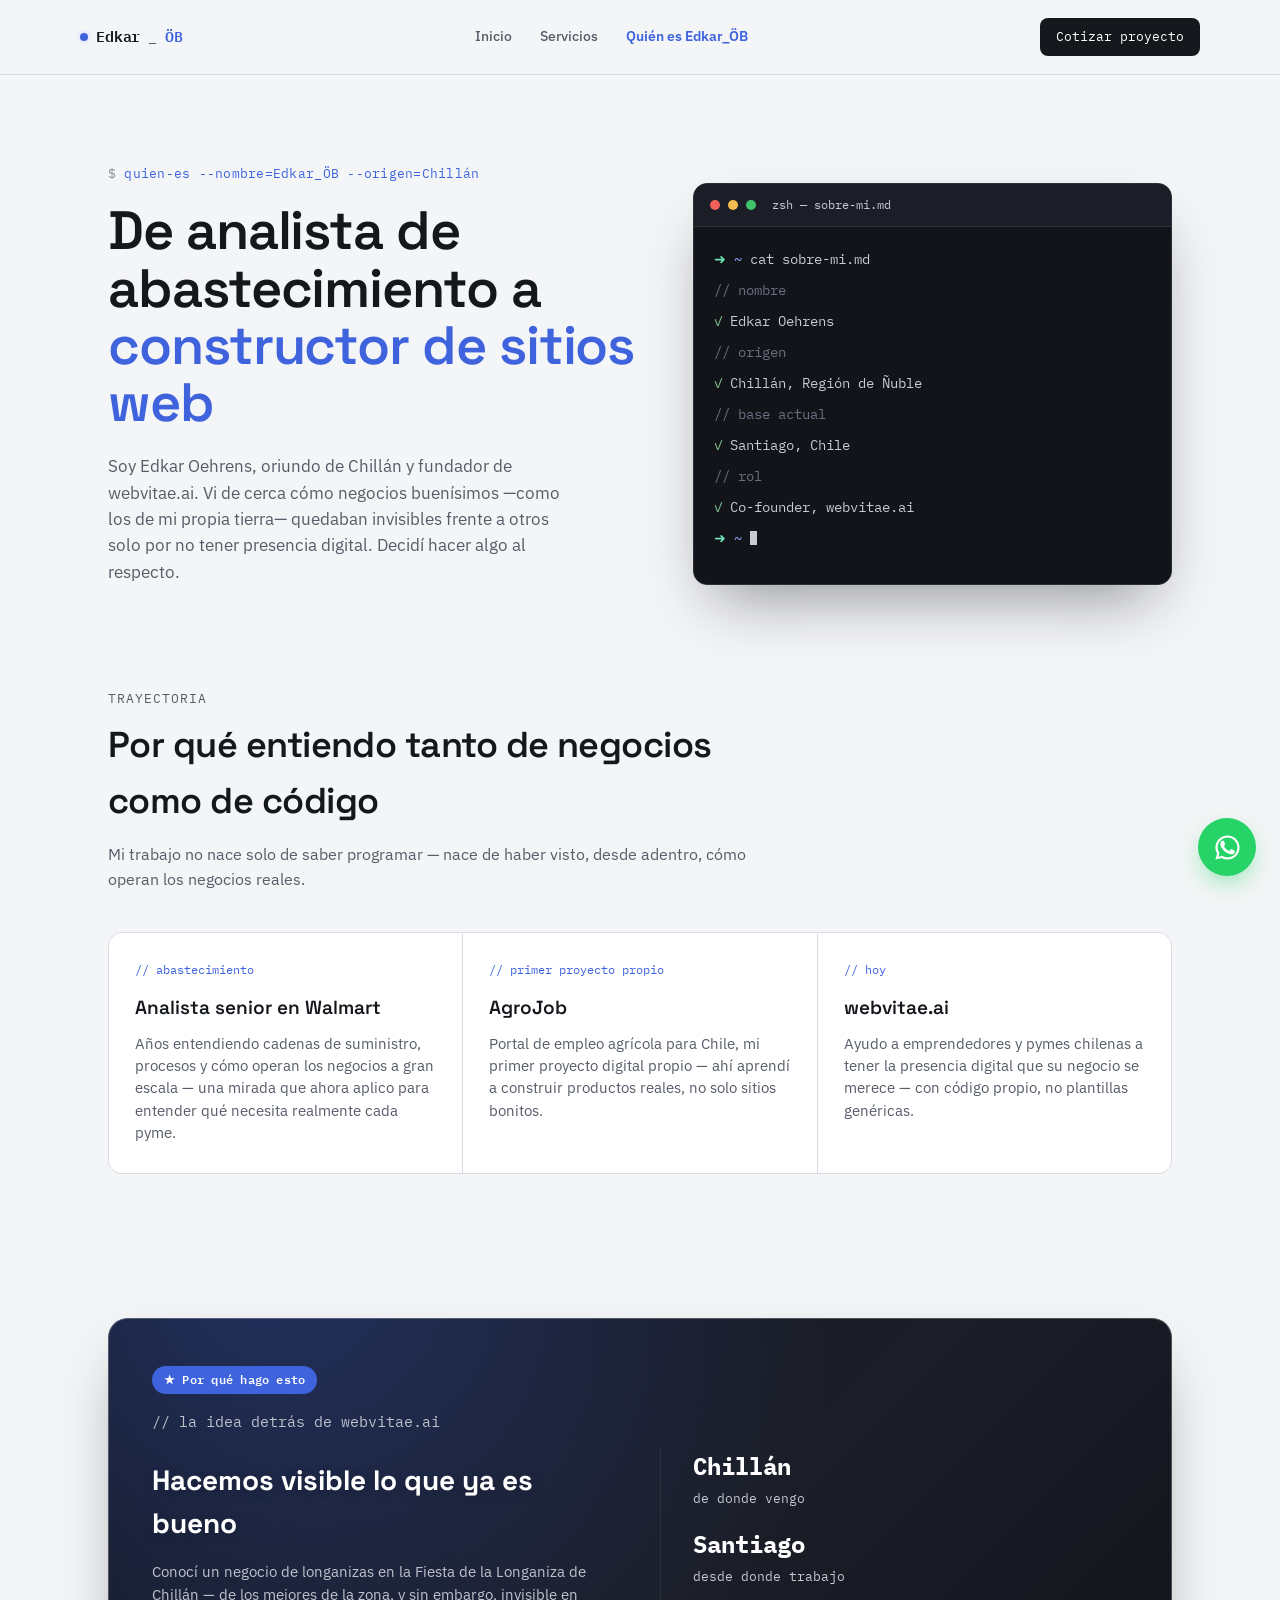
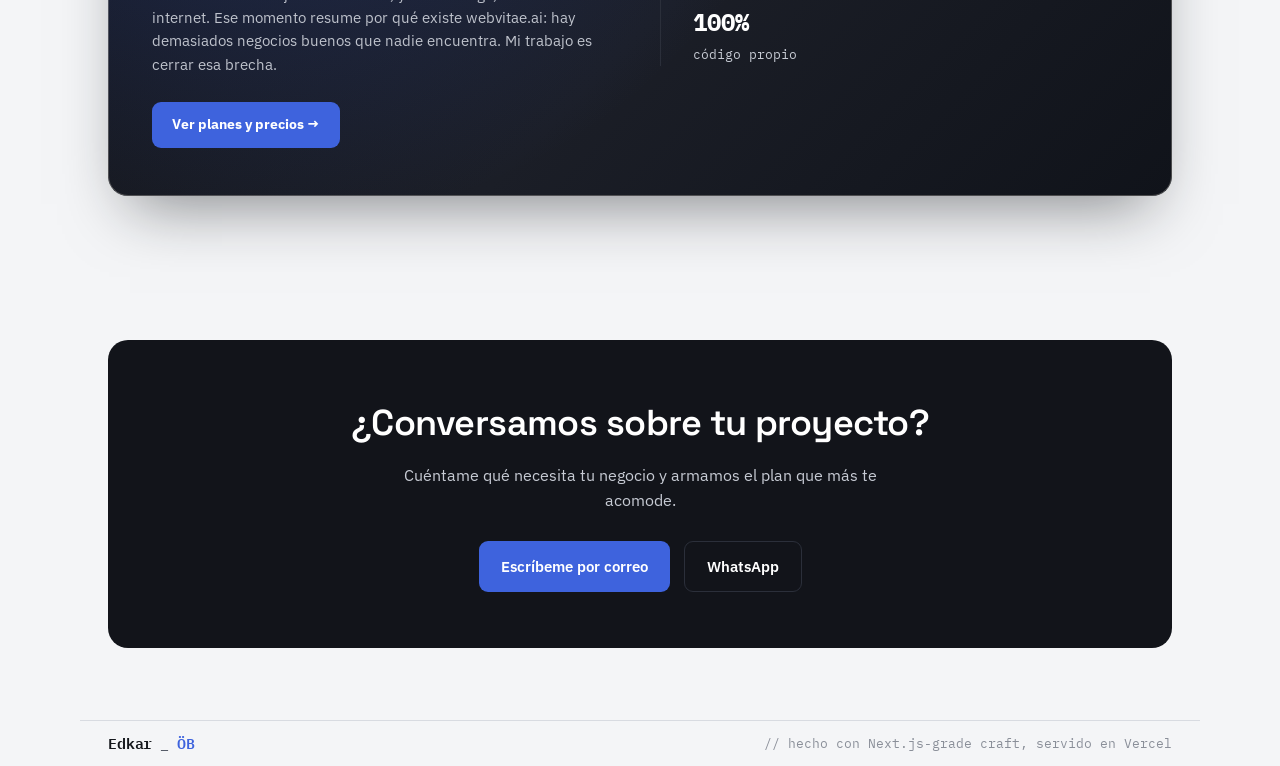
<file: quien-es.html.html>
<!DOCTYPE html>
<html lang="es">
<head>
<meta charset="UTF-8">
<meta name="viewport" content="width=device-width, initial-scale=1.0">
<title>Quién es Edkar_ÖB — webvitae.ai</title>
<meta name="description" content="Conoce a Edkar Oehrens, fundador de webvitae.ai: de analista de abastecimiento a constructor de sitios web para pymes chilenas.">
<link rel="preconnect" href="https://fonts.googleapis.com">
<link rel="preconnect" href="https://fonts.gstatic.com" crossorigin>
<link href="https://fonts.googleapis.com/css2?family=Space+Grotesk:wght@400;500;600;700&family=IBM+Plex+Sans:wght@400;500;600&family=IBM+Plex+Mono:wght@400;500;600&display=swap" rel="stylesheet">
<link rel="stylesheet" href="style.css">
</head>
<body>

<a href="https://wa.me/56988052031" target="_blank" rel="noopener" class="wa-float" aria-label="Escríbeme por WhatsApp">
  <svg viewBox="0 0 24 24" fill="#fff" xmlns="http://www.w3.org/2000/svg">
    <path d="M17.472 14.382c-.297-.149-1.758-.867-2.03-.967-.273-.099-.471-.148-.67.15-.197.297-.767.966-.94 1.164-.173.199-.347.223-.644.075-.297-.15-1.255-.463-2.39-1.475-.883-.788-1.48-1.761-1.653-2.059-.173-.297-.018-.458.13-.606.134-.133.298-.347.446-.52.149-.174.198-.298.298-.497.099-.198.05-.371-.025-.52-.075-.149-.669-1.612-.916-2.207-.242-.579-.487-.5-.669-.51-.173-.008-.371-.01-.57-.01-.198 0-.52.074-.792.372-.272.297-1.04 1.016-1.04 2.479 0 1.462 1.065 2.875 1.213 3.074.149.198 2.096 3.2 5.077 4.487.709.306 1.262.489 1.694.625.712.227 1.36.195 1.871.118.571-.085 1.758-.719 2.006-1.413.248-.694.248-1.289.173-1.413-.074-.124-.272-.198-.57-.347z"/>
    <path d="M12.004 2c-5.523 0-10 4.477-10 10 0 1.767.463 3.484 1.343 5.001L2 22l5.117-1.334A9.96 9.96 0 0012.004 22c5.523 0 10-4.477 10-10s-4.477-10-10-10zm0 18.166a8.14 8.14 0 01-4.152-1.136l-.298-.177-3.037.791.81-2.96-.194-.304a8.145 8.145 0 01-1.264-4.38c0-4.508 3.669-8.177 8.177-8.177 2.183 0 4.236.851 5.782 2.398a8.12 8.12 0 012.396 5.781c-.001 4.508-3.67 8.164-8.22 8.164z"/>
  </svg>
</a>

<header>
  <div class="wrap nav">
    <a href="index.html" style="text-decoration:none;color:inherit;">
      <div class="brand"><span class="dot"></span>Edkar<span style="color:var(--ink-soft)">_</span><span style="color:var(--accent)">ÖB</span></div>
    </a>
    <ul class="nav-links nav-mobile-hide">
      <li><a href="index.html">Inicio</a></li>
      <li><a href="servicios.html">Servicios</a></li>
      <li><a href="quien-es.html" class="active">Quién es Edkar_ÖB</a></li>
    </ul>
    <a class="nav-cta" href="servicios.html#planes">Cotizar proyecto</a>
  </div>
</header>

<main class="wrap">

  <!-- HERO SOBRE MÍ -->
  <section class="hero" style="padding-bottom:0;">
    <div>
      <p class="eyebrow">quien-es --nombre=Edkar_ÖB --origen=Chillán</p>
      <h1>De analista de abastecimiento a <em>constructor de sitios web</em></h1>
      <p class="hero-sub">Soy Edkar Oehrens, oriundo de Chillán y fundador de webvitae.ai. Vi de cerca cómo negocios buenísimos —como los de mi propia tierra— quedaban invisibles frente a otros solo por no tener presencia digital. Decidí hacer algo al respecto.</p>
    </div>

    <div class="terminal">
      <div class="terminal-bar">
        <span class="terminal-dot r"></span>
        <span class="terminal-dot y"></span>
        <span class="terminal-dot g"></span>
        <span class="terminal-title">zsh — sobre-mi.md</span>
      </div>
      <div class="terminal-body">
        <p class="line"><span class="prompt">➜</span> <span class="path">~</span> cat sobre-mi.md</p>
        <p class="line comment">// nombre</p>
        <p class="line"><span class="ok">✓</span> Edkar Oehrens</p>
        <p class="line comment">// origen</p>
        <p class="line"><span class="ok">✓</span> Chillán, Región de Ñuble</p>
        <p class="line comment">// base actual</p>
        <p class="line"><span class="ok">✓</span> Santiago, Chile</p>
        <p class="line comment">// rol</p>
        <p class="line"><span class="ok">✓</span> Co-founder, webvitae.ai</p>
        <p class="line"><span class="prompt">➜</span> <span class="path">~</span> <span class="cursor"></span></p>
      </div>
    </div>
  </section>

  <!-- TRAYECTORIA -->
  <section id="trayectoria">
    <div class="section-head">
      <p class="kicker">Trayectoria</p>
      <h2>Por qué entiendo tanto de negocios como de código</h2>
      <p class="section-sub">Mi trabajo no nace solo de saber programar — nace de haber visto, desde adentro, cómo operan los negocios reales.</p>
    </div>
    <div class="diff-grid">
      <div class="diff-card">
        <span class="tag">// abastecimiento</span>
        <h3>Analista senior en Walmart</h3>
        <p>Años entendiendo cadenas de suministro, procesos y cómo operan los negocios a gran escala — una mirada que ahora aplico para entender qué necesita realmente cada pyme.</p>
      </div>
      <div class="diff-card">
        <span class="tag">// primer proyecto propio</span>
        <h3>AgroJob</h3>
        <p>Portal de empleo agrícola para Chile, mi primer proyecto digital propio — ahí aprendí a construir productos reales, no solo sitios bonitos.</p>
      </div>
      <div class="diff-card">
        <span class="tag">// hoy</span>
        <h3>webvitae.ai</h3>
        <p>Ayudo a emprendedores y pymes chilenas a tener la presencia digital que su negocio se merece — con código propio, no plantillas genéricas.</p>
      </div>
    </div>
  </section>

  <!-- MISIÓN -->
  <section id="mision">
    <div class="case">
      <div>
        <span class="case-badge">★ Por qué hago esto</span>
        <p class="case-label">// la idea detrás de webvitae.ai</p>
        <h3>Hacemos visible lo que ya es bueno</h3>
        <p>Conocí un negocio de longanizas en la Fiesta de la Longaniza de Chillán — de los mejores de la zona, y sin embargo, invisible en internet. Ese momento resume por qué existe webvitae.ai: hay demasiados negocios buenos que nadie encuentra. Mi trabajo es cerrar esa brecha.</p>
        <div class="case-actions">
          <a class="case-cta" href="servicios.html">Ver planes y precios →</a>
        </div>
      </div>
      <div class="case-stats">
        <div class="case-stat"><b>Chillán</b><span>de donde vengo</span></div>
        <div class="case-stat"><b>Santiago</b><span>desde donde trabajo</span></div>
        <div class="case-stat"><b>100%</b><span>código propio</span></div>
      </div>
    </div>
  </section>

  <!-- CTA -->
  <section id="contacto">
    <div class="cta">
      <h2>¿Conversamos sobre tu proyecto?</h2>
      <p>Cuéntame qué necesita tu negocio y armamos el plan que más te acomode.</p>
      <div class="hero-actions">
        <button type="button" class="btn btn-primary" style="background:var(--accent);color:#fff;border:none;cursor:pointer;font-family:inherit;" onclick="document.getElementById('modalContacto').classList.add('is-open')">Escríbeme por correo</button>
        <a class="btn btn-ghost" href="https://wa.me/56988052031" target="_blank" rel="noopener">WhatsApp</a>
      </div>
    </div>
  </section>

</main>

<footer class="wrap">
  <div class="brand">Edkar<span style="color:var(--ink-soft)">_</span><span style="color:var(--accent)">ÖB</span></div>
  <p class="foot-note">// hecho con Next.js-grade craft, servido en Vercel</p>
</footer>

<!-- MODAL CONTACTO -->
<div class="modal-overlay" id="modalContacto">
  <div class="modal">
    <button type="button" class="modal-close" onclick="document.getElementById('modalContacto').classList.remove('is-open')">✕</button>
    <h3>Escríbeme por correo</h3>
    <p class="modal-sub">Cuéntame de tu proyecto y te respondo directo a tu bandeja.</p>
    <form id="formContacto">
      <input type="hidden" name="access_key" value="90b318c3-a64d-4659-b6a1-30e9441a977b">
      <input type="hidden" name="subject" value="Nuevo contacto desde webvitae.ai">
      <div class="modal-field">
        <label for="fc-nombre">Nombre</label>
        <input id="fc-nombre" type="text" name="name" required>
      </div>
      <div class="modal-field">
        <label for="fc-email">Tu correo</label>
        <input id="fc-email" type="email" name="email" required>
      </div>
      <div class="modal-field">
        <label for="fc-mensaje">Mensaje</label>
        <textarea id="fc-mensaje" name="message" rows="4" required></textarea>
      </div>
      <button type="submit" class="modal-submit" id="fc-submit">Enviar mensaje</button>
      <p class="modal-status" id="fc-status"></p>
    </form>
  </div>
</div>

<script>
  document.getElementById('modalContacto').addEventListener('click', function(e){
    if(e.target === this){ this.classList.remove('is-open'); }
  });

  document.getElementById('formContacto').addEventListener('submit', async function(e){
    e.preventDefault();
    const btn = document.getElementById('fc-submit');
    const status = document.getElementById('fc-status');
    const data = new FormData(this);

    btn.disabled = true;
    btn.textContent = 'Enviando...';
    status.textContent = '';
    status.className = 'modal-status';

    try{
      const res = await fetch('https://api.web3forms.com/submit', {
        method: 'POST',
        headers: { 'Accept': 'application/json' },
        body: data
      });
      const result = await res.json();
      if(result.success){
        status.textContent = '¡Listo! Tu mensaje fue enviado, te responderé pronto.';
        status.className = 'modal-status ok';
        this.reset();
      } else {
        status.textContent = 'Algo falló al enviar. Intenta de nuevo o escríbeme directo a edkarob@gmail.com';
        status.className = 'modal-status err';
      }
    } catch(err){
      status.textContent = 'Algo falló al enviar. Intenta de nuevo o escríbeme directo a edkarob@gmail.com';
      status.className = 'modal-status err';
    } finally {
      btn.disabled = false;
      btn.textContent = 'Enviar mensaje';
    }
  });
</script>

</body>
</html>
</file>
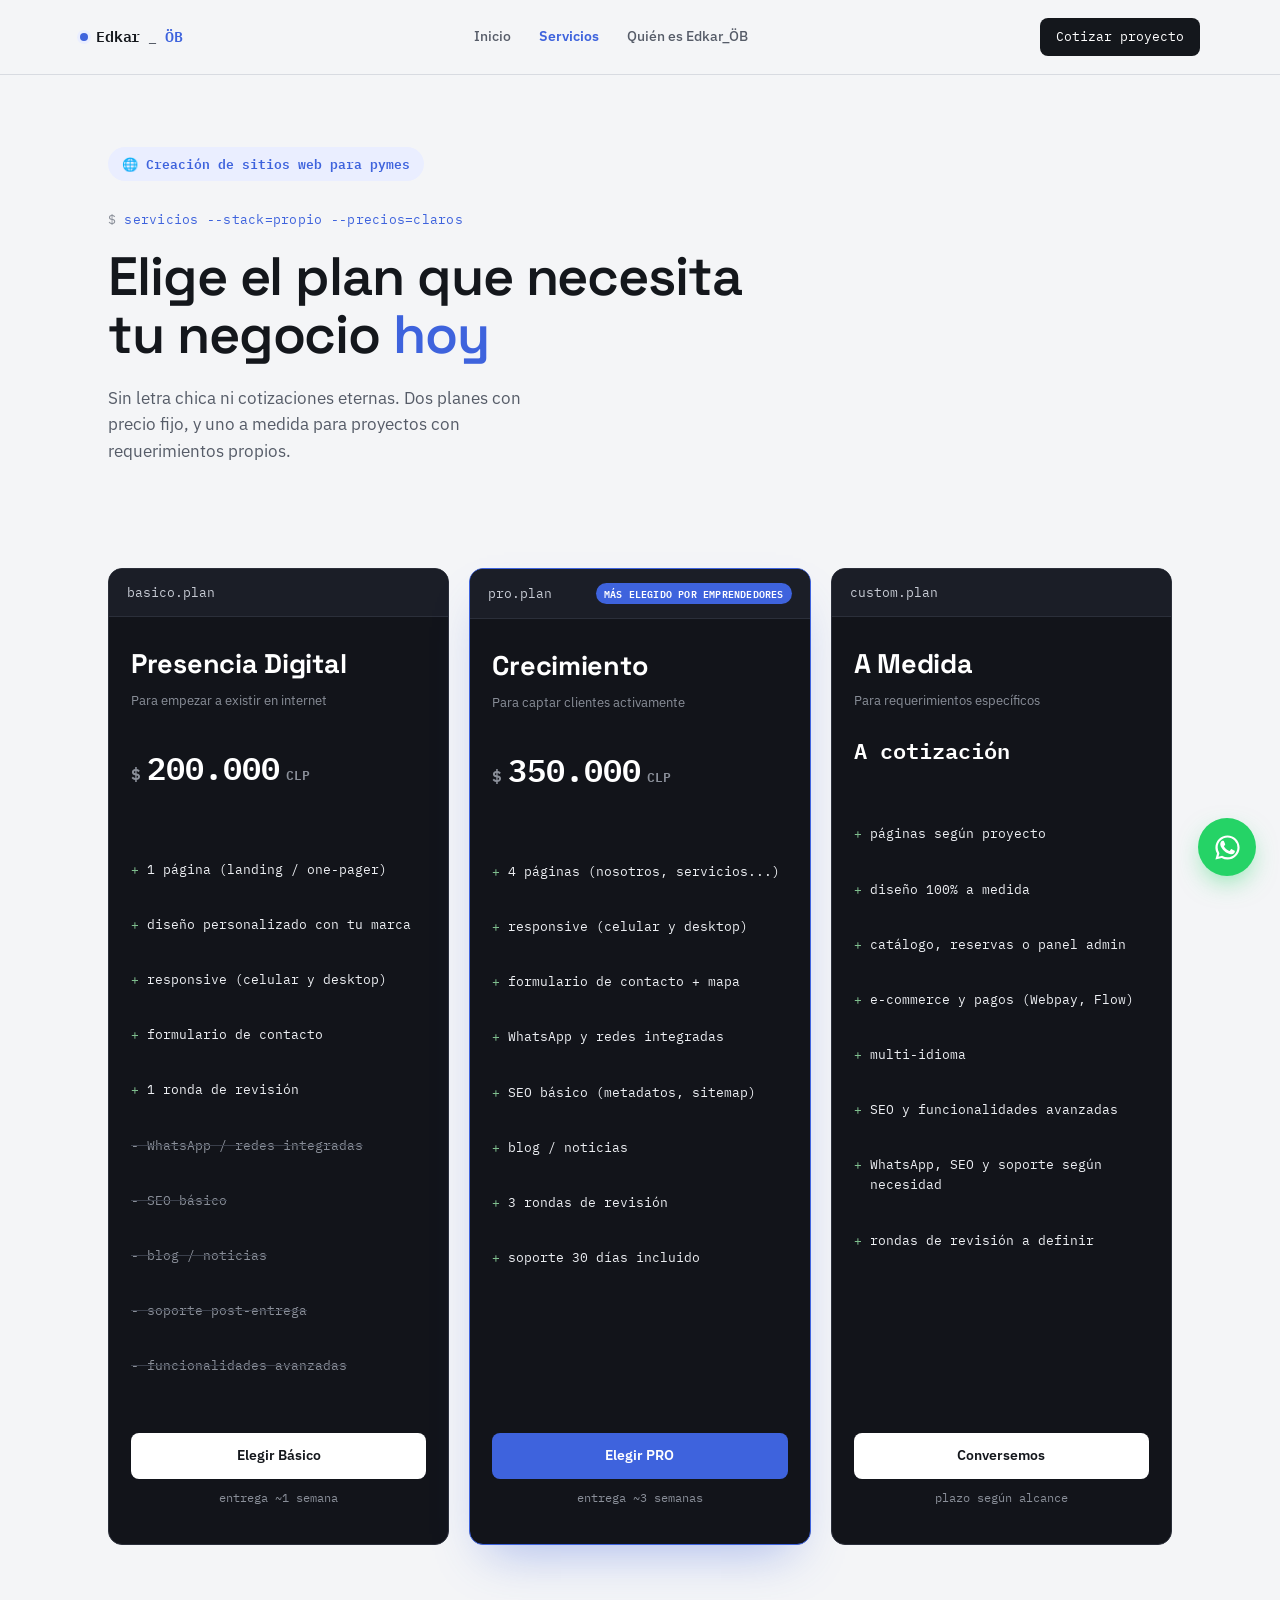
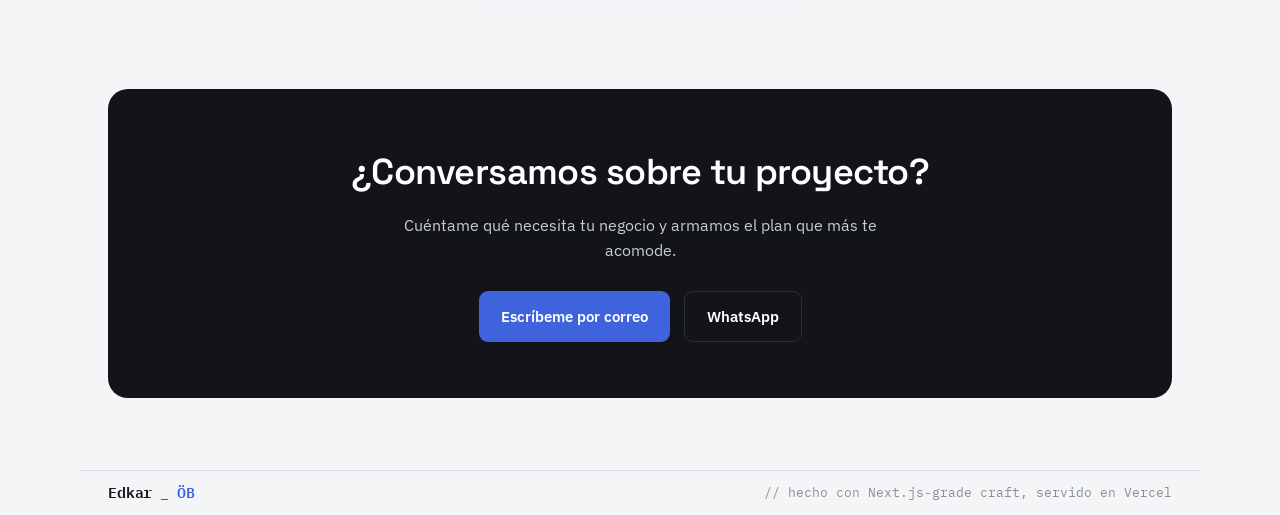
<file: servicios.html>
<!DOCTYPE html>
<html lang="es">
<head>
<meta charset="UTF-8">
<meta name="viewport" content="width=device-width, initial-scale=1.0">
<title>Servicios y planes — webvitae.ai</title>
<meta name="description" content="Planes de desarrollo web para pymes: Presencia Digital, Crecimiento y a medida. Precios claros, código propio, entrega rápida.">
<link rel="preconnect" href="https://fonts.googleapis.com">
<link rel="preconnect" href="https://fonts.gstatic.com" crossorigin>
<link href="https://fonts.googleapis.com/css2?family=Space+Grotesk:wght@400;500;600;700&family=IBM+Plex+Sans:wght@400;500;600&family=IBM+Plex+Mono:wght@400;500;600&display=swap" rel="stylesheet">
<link rel="stylesheet" href="style.css">
</head>
<body>

<a href="https://wa.me/56988052031" target="_blank" rel="noopener" class="wa-float" aria-label="Escríbeme por WhatsApp">
  <svg viewBox="0 0 24 24" fill="#fff" xmlns="http://www.w3.org/2000/svg">
    <path d="M17.472 14.382c-.297-.149-1.758-.867-2.03-.967-.273-.099-.471-.148-.67.15-.197.297-.767.966-.94 1.164-.173.199-.347.223-.644.075-.297-.15-1.255-.463-2.39-1.475-.883-.788-1.48-1.761-1.653-2.059-.173-.297-.018-.458.13-.606.134-.133.298-.347.446-.52.149-.174.198-.298.298-.497.099-.198.05-.371-.025-.52-.075-.149-.669-1.612-.916-2.207-.242-.579-.487-.5-.669-.51-.173-.008-.371-.01-.57-.01-.198 0-.52.074-.792.372-.272.297-1.04 1.016-1.04 2.479 0 1.462 1.065 2.875 1.213 3.074.149.198 2.096 3.2 5.077 4.487.709.306 1.262.489 1.694.625.712.227 1.36.195 1.871.118.571-.085 1.758-.719 2.006-1.413.248-.694.248-1.289.173-1.413-.074-.124-.272-.198-.57-.347z"/>
    <path d="M12.004 2c-5.523 0-10 4.477-10 10 0 1.767.463 3.484 1.343 5.001L2 22l5.117-1.334A9.96 9.96 0 0012.004 22c5.523 0 10-4.477 10-10s-4.477-10-10-10zm0 18.166a8.14 8.14 0 01-4.152-1.136l-.298-.177-3.037.791.81-2.96-.194-.304a8.145 8.145 0 01-1.264-4.38c0-4.508 3.669-8.177 8.177-8.177 2.183 0 4.236.851 5.782 2.398a8.12 8.12 0 012.396 5.781c-.001 4.508-3.67 8.164-8.22 8.164z"/>
  </svg>
</a>

<header>
  <div class="wrap nav">
    <a href="index.html" style="text-decoration:none;color:inherit;">
      <div class="brand"><span class="dot"></span>Edkar<span style="color:var(--ink-soft)">_</span><span style="color:var(--accent)">ÖB</span></div>
    </a>
    <ul class="nav-links nav-mobile-hide">
      <li><a href="index.html">Inicio</a></li>
      <li><a href="servicios.html" class="active">Servicios</a></li>
      <li><a href="quien-es.html">Quién es Edkar_ÖB</a></li>
    </ul>
        <button type="button" class="nav-toggle" onclick="document.querySelector('.nav-links').classList.toggle('open')" aria-label="Abrir menú">
      <span></span><span></span><span></span>
    </button>
    <a class="nav-cta" href="#planes">Cotizar proyecto</a>
  </div>
</header>

<main class="wrap">

  <!-- INTRO -->
  <section style="padding-bottom:0;">
    <span class="service-badge">🌐 Creación de sitios web para pymes</span>
    <p class="eyebrow">servicios --stack=propio --precios=claros</p>
    <h1 style="max-width:20ch;">Elige el plan que necesita tu negocio <em>hoy</em></h1>
    <p class="hero-sub">Sin letra chica ni cotizaciones eternas. Dos planes con precio fijo, y uno a medida para proyectos con requerimientos propios.</p>
  </section>

  <!-- PLANES -->
  <section id="planes">
    <div class="plans">
      <!-- BASICO -->
      <div class="plan">
        <div class="plan-tab">
          <span class="filename">basico.plan</span>
        </div>
        <div class="plan-head">
          <p class="plan-name">Presencia Digital</p>
          <p class="plan-tagline">Para empezar a existir en internet</p>
          <p class="plan-price"><span class="cur">$</span>200.000<span class="cur" style="font-size:13px;">CLP</span></p>
        </div>
        <div class="plan-body">
          <p class="l"><span class="plus">+</span> 1 página (landing / one-pager)</p>
          <p class="l"><span class="plus">+</span> diseño personalizado con tu marca</p>
          <p class="l"><span class="plus">+</span> responsive (celular y desktop)</p>
          <p class="l"><span class="plus">+</span> formulario de contacto</p>
          <p class="l"><span class="plus">+</span> 1 ronda de revisión</p>
          <p class="l"><span class="minus">- WhatsApp / redes integradas</span></p>
          <p class="l"><span class="minus">- SEO básico</span></p>
          <p class="l"><span class="minus">- blog / noticias</span></p>
          <p class="l"><span class="minus">- soporte post-entrega</span></p>
          <p class="l"><span class="minus">- funcionalidades avanzadas</span></p>
        </div>
        <div class="plan-foot">
          <a class="plan-btn" href="https://wa.me/56988052031?text=Hola%20Edkar%21%20Me%20interesa%20el%20servicio%20de%20Presencia%20Digital.%20%C2%BFC%C3%B3mo%20podemos%20avanzar%3F" target="_blank" rel="noopener">Elegir Básico</a>
          <p class="plan-meta">entrega ~1 semana</p>
        </div>
      </div>

      <!-- PRO -->
      <div class="plan is-pro">
        <div class="plan-tab">
          <span class="filename">pro.plan</span>
          <span class="badge-pro">MÁS ELEGIDO POR EMPRENDEDORES</span>
        </div>
        <div class="plan-head">
          <p class="plan-name">Crecimiento</p>
          <p class="plan-tagline">Para captar clientes activamente</p>
          <p class="plan-price"><span class="cur">$</span>350.000<span class="cur" style="font-size:13px;">CLP</span></p>
        </div>
        <div class="plan-body">
          <p class="l"><span class="plus">+</span> 4 páginas (nosotros, servicios...)</p>
          <p class="l"><span class="plus">+</span> responsive (celular y desktop)</p>
          <p class="l"><span class="plus">+</span> formulario de contacto + mapa</p>
          <p class="l"><span class="plus">+</span> WhatsApp y redes integradas</p>
          <p class="l"><span class="plus">+</span> SEO básico (metadatos, sitemap)</p>
          <p class="l"><span class="plus">+</span> blog / noticias</p>
          <p class="l"><span class="plus">+</span> 3 rondas de revisión</p>
          <p class="l"><span class="plus">+</span> soporte 30 días incluido</p>
        </div>
        <div class="plan-foot">
          <a class="plan-btn" href="https://wa.me/56988052031?text=Hola%20Edkar%21%20Me%20interesa%20el%20servicio%20de%20Crecimiento.%20%C2%BFC%C3%B3mo%20podemos%20avanzar%3F" target="_blank" rel="noopener">Elegir PRO</a>
          <p class="plan-meta">entrega ~3 semanas</p>
        </div>
      </div>

      <!-- PERSONALIZADO -->
      <div class="plan">
        <div class="plan-tab">
          <span class="filename">custom.plan</span>
        </div>
        <div class="plan-head">
          <p class="plan-name">A Medida</p>
          <p class="plan-tagline">Para requerimientos específicos</p>
          <p class="plan-price small">A cotización</p>
        </div>
        <div class="plan-body">
          <p class="l"><span class="plus">+</span> páginas según proyecto</p>
          <p class="l"><span class="plus">+</span> diseño 100% a medida</p>
          <p class="l"><span class="plus">+</span> catálogo, reservas o panel admin</p>
          <p class="l"><span class="plus">+</span> e-commerce y pagos (Webpay, Flow)</p>
          <p class="l"><span class="plus">+</span> multi-idioma</p>
          <p class="l"><span class="plus">+</span> SEO y funcionalidades avanzadas</p>
          <p class="l"><span class="plus">+</span> WhatsApp, SEO y soporte según necesidad</p>
          <p class="l"><span class="plus">+</span> rondas de revisión a definir</p>
        </div>
        <div class="plan-foot">
          <a class="plan-btn" href="https://wa.me/56988052031?text=Hola%20Edkar%21%20Me%20interesa%20un%20proyecto%20a%20medida.%20%C2%BFC%C3%B3mo%20podemos%20avanzar%3F" target="_blank" rel="noopener">Conversemos</a>
          <p class="plan-meta">plazo según alcance</p>
        </div>
      </div>
    </div>
  </section>

  <!-- CTA -->
  <section id="contacto">
    <div class="cta">
      <h2>¿Conversamos sobre tu proyecto?</h2>
      <p>Cuéntame qué necesita tu negocio y armamos el plan que más te acomode.</p>
      <div class="hero-actions">
        <button type="button" class="btn btn-primary" style="background:var(--accent);color:#fff;border:none;cursor:pointer;font-family:inherit;" onclick="document.getElementById('modalContacto').classList.add('is-open')">Escríbeme por correo</button>
        <a class="btn btn-ghost" href="https://wa.me/56988052031" target="_blank" rel="noopener">WhatsApp</a>
      </div>
    </div>
  </section>

</main>

<footer class="wrap">
  <div class="brand">Edkar<span style="color:var(--ink-soft)">_</span><span style="color:var(--accent)">ÖB</span></div>
  <p class="foot-note">// hecho con Next.js-grade craft, servido en Vercel</p>
</footer>

<!-- MODAL CONTACTO -->
<div class="modal-overlay" id="modalContacto">
  <div class="modal">
    <button type="button" class="modal-close" onclick="document.getElementById('modalContacto').classList.remove('is-open')">✕</button>
    <h3>Escríbeme por correo</h3>
    <p class="modal-sub">Cuéntame de tu proyecto y te respondo directo a tu bandeja.</p>
    <form id="formContacto">
      <input type="hidden" name="access_key" value="90b318c3-a64d-4659-b6a1-30e9441a977b">
      <input type="hidden" name="subject" value="Nuevo contacto desde webvitae.ai">
      <div class="modal-field">
        <label for="fc-nombre">Nombre</label>
        <input id="fc-nombre" type="text" name="name" required>
      </div>
      <div class="modal-field">
        <label for="fc-email">Tu correo</label>
        <input id="fc-email" type="email" name="email" required>
      </div>
      <div class="modal-field">
        <label for="fc-mensaje">Mensaje</label>
        <textarea id="fc-mensaje" name="message" rows="4" required></textarea>
      </div>
      <button type="submit" class="modal-submit" id="fc-submit">Enviar mensaje</button>
      <p class="modal-status" id="fc-status"></p>
    </form>
  </div>
</div>

<script>
  document.getElementById('modalContacto').addEventListener('click', function(e){
    if(e.target === this){ this.classList.remove('is-open'); }
  });

  document.getElementById('formContacto').addEventListener('submit', async function(e){
    e.preventDefault();
    const btn = document.getElementById('fc-submit');
    const status = document.getElementById('fc-status');
    const data = new FormData(this);

    btn.disabled = true;
    btn.textContent = 'Enviando...';
    status.textContent = '';
    status.className = 'modal-status';

    try{
      const res = await fetch('https://api.web3forms.com/submit', {
        method: 'POST',
        headers: { 'Accept': 'application/json' },
        body: data
      });
      const result = await res.json();
      if(result.success){
        status.textContent = '¡Listo! Tu mensaje fue enviado, te responderé pronto.';
        status.className = 'modal-status ok';
        this.reset();
      } else {
        status.textContent = 'Algo falló al enviar. Intenta de nuevo o escríbeme directo a edkarob@gmail.com';
        status.className = 'modal-status err';
      }
    } catch(err){
      status.textContent = 'Algo falló al enviar. Intenta de nuevo o escríbeme directo a edkarob@gmail.com';
      status.className = 'modal-status err';
    } finally {
      btn.disabled = false;
      btn.textContent = 'Enviar mensaje';
    }
  });
</script>

</body>
</html>
</file>
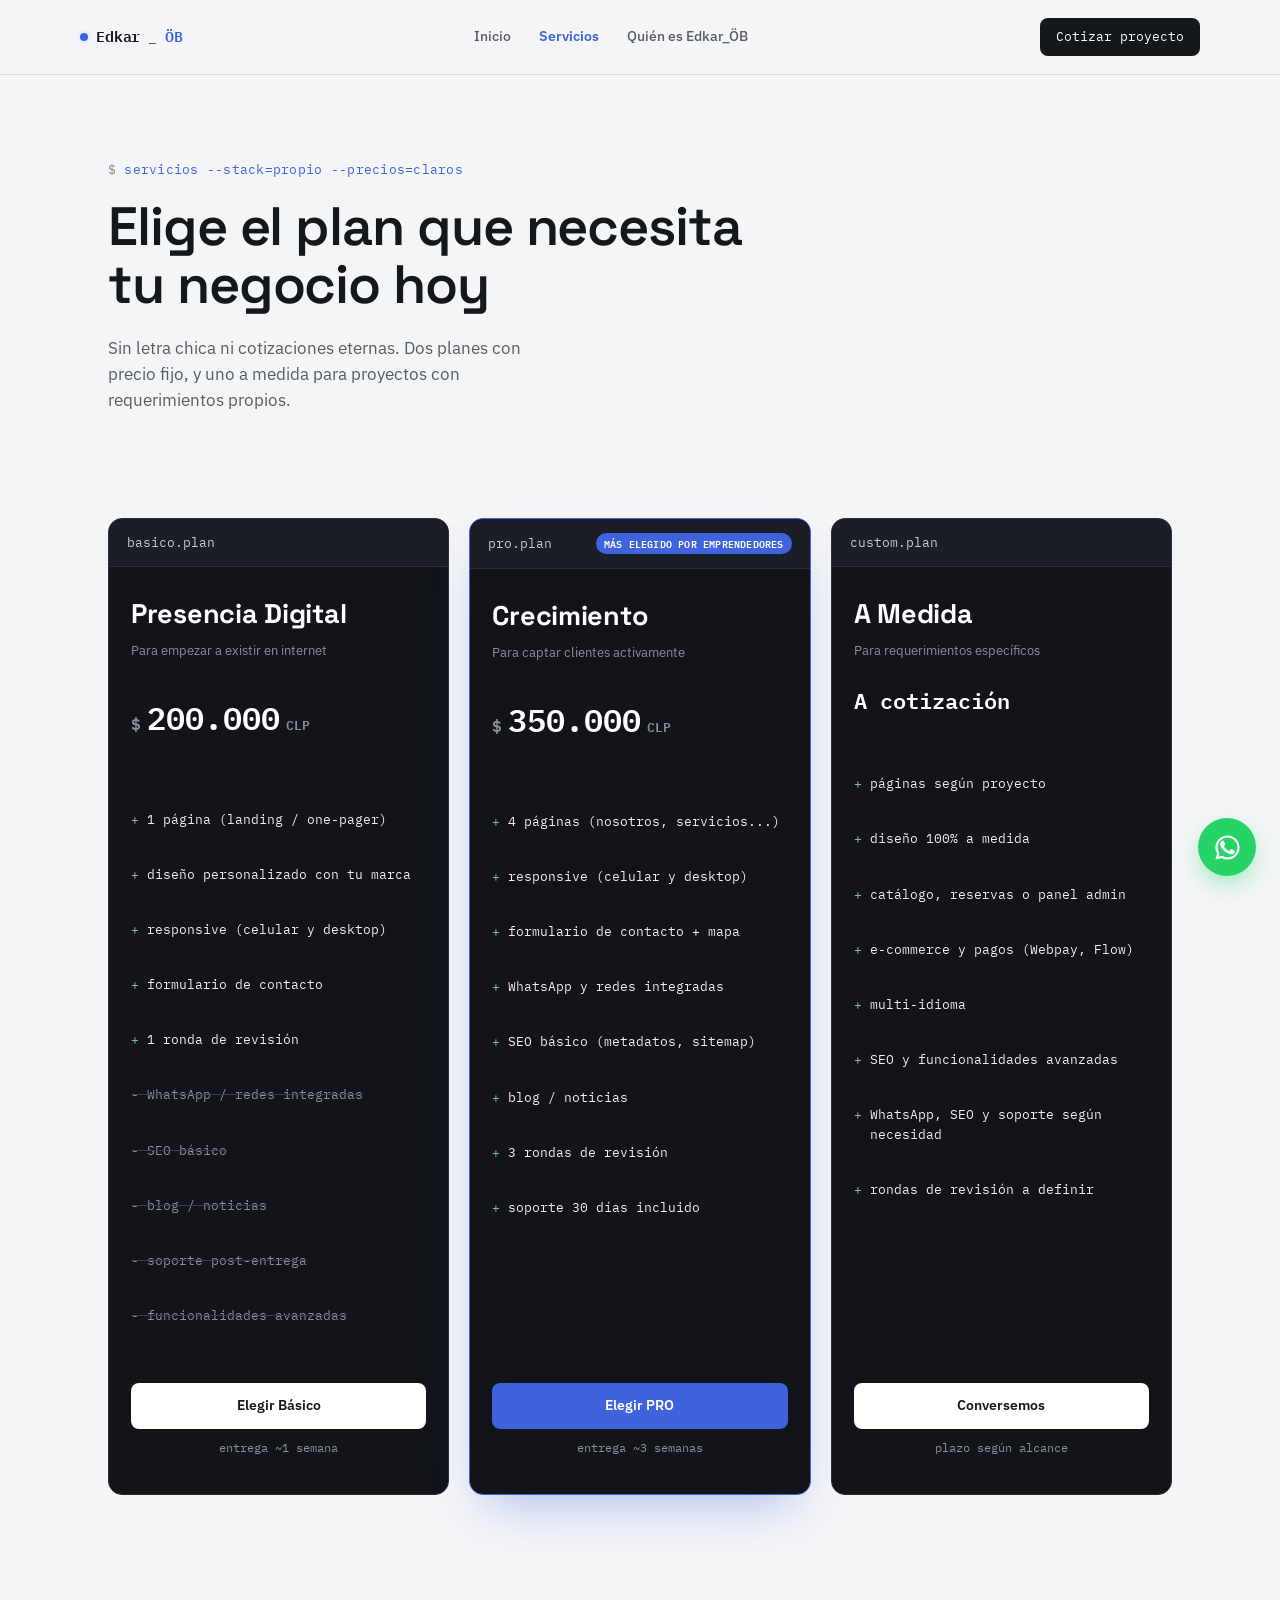
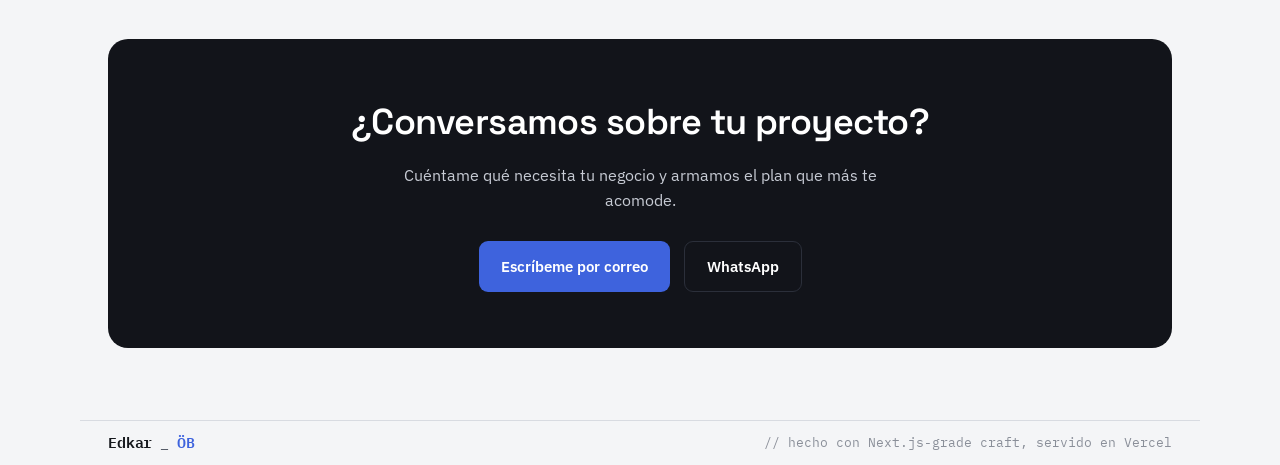
<file: servicios.html.html>
<!DOCTYPE html>
<html lang="es">
<head>
<meta charset="UTF-8">
<meta name="viewport" content="width=device-width, initial-scale=1.0">
<title>Servicios y planes — webvitae.ai</title>
<meta name="description" content="Planes de desarrollo web para pymes: Presencia Digital, Crecimiento y a medida. Precios claros, código propio, entrega rápida.">
<link rel="preconnect" href="https://fonts.googleapis.com">
<link rel="preconnect" href="https://fonts.gstatic.com" crossorigin>
<link href="https://fonts.googleapis.com/css2?family=Space+Grotesk:wght@400;500;600;700&family=IBM+Plex+Sans:wght@400;500;600&family=IBM+Plex+Mono:wght@400;500;600&display=swap" rel="stylesheet">
<link rel="stylesheet" href="style.css">
</head>
<body>

<a href="https://wa.me/56988052031" target="_blank" rel="noopener" class="wa-float" aria-label="Escríbeme por WhatsApp">
  <svg viewBox="0 0 24 24" fill="#fff" xmlns="http://www.w3.org/2000/svg">
    <path d="M17.472 14.382c-.297-.149-1.758-.867-2.03-.967-.273-.099-.471-.148-.67.15-.197.297-.767.966-.94 1.164-.173.199-.347.223-.644.075-.297-.15-1.255-.463-2.39-1.475-.883-.788-1.48-1.761-1.653-2.059-.173-.297-.018-.458.13-.606.134-.133.298-.347.446-.52.149-.174.198-.298.298-.497.099-.198.05-.371-.025-.52-.075-.149-.669-1.612-.916-2.207-.242-.579-.487-.5-.669-.51-.173-.008-.371-.01-.57-.01-.198 0-.52.074-.792.372-.272.297-1.04 1.016-1.04 2.479 0 1.462 1.065 2.875 1.213 3.074.149.198 2.096 3.2 5.077 4.487.709.306 1.262.489 1.694.625.712.227 1.36.195 1.871.118.571-.085 1.758-.719 2.006-1.413.248-.694.248-1.289.173-1.413-.074-.124-.272-.198-.57-.347z"/>
    <path d="M12.004 2c-5.523 0-10 4.477-10 10 0 1.767.463 3.484 1.343 5.001L2 22l5.117-1.334A9.96 9.96 0 0012.004 22c5.523 0 10-4.477 10-10s-4.477-10-10-10zm0 18.166a8.14 8.14 0 01-4.152-1.136l-.298-.177-3.037.791.81-2.96-.194-.304a8.145 8.145 0 01-1.264-4.38c0-4.508 3.669-8.177 8.177-8.177 2.183 0 4.236.851 5.782 2.398a8.12 8.12 0 012.396 5.781c-.001 4.508-3.67 8.164-8.22 8.164z"/>
  </svg>
</a>

<header>
  <div class="wrap nav">
    <a href="index.html" style="text-decoration:none;color:inherit;">
      <div class="brand"><span class="dot"></span>Edkar<span style="color:var(--ink-soft)">_</span><span style="color:var(--accent)">ÖB</span></div>
    </a>
    <ul class="nav-links nav-mobile-hide">
      <li><a href="index.html">Inicio</a></li>
      <li><a href="servicios.html" class="active">Servicios</a></li>
      <li><a href="quien-es.html">Quién es Edkar_ÖB</a></li>
    </ul>
    <a class="nav-cta" href="#planes">Cotizar proyecto</a>
  </div>
</header>

<main class="wrap">

  <!-- INTRO -->
  <section style="padding-bottom:0;">
    <p class="eyebrow">servicios --stack=propio --precios=claros</p>
    <h1 style="max-width:20ch;">Elige el plan que necesita tu negocio hoy</h1>
    <p class="hero-sub">Sin letra chica ni cotizaciones eternas. Dos planes con precio fijo, y uno a medida para proyectos con requerimientos propios.</p>
  </section>

  <!-- PLANES -->
  <section id="planes">
    <div class="plans">
      <!-- BASICO -->
      <div class="plan">
        <div class="plan-tab">
          <span class="filename">basico.plan</span>
        </div>
        <div class="plan-head">
          <p class="plan-name">Presencia Digital</p>
          <p class="plan-tagline">Para empezar a existir en internet</p>
          <p class="plan-price"><span class="cur">$</span>200.000<span class="cur" style="font-size:13px;">CLP</span></p>
        </div>
        <div class="plan-body">
          <p class="l"><span class="plus">+</span> 1 página (landing / one-pager)</p>
          <p class="l"><span class="plus">+</span> diseño personalizado con tu marca</p>
          <p class="l"><span class="plus">+</span> responsive (celular y desktop)</p>
          <p class="l"><span class="plus">+</span> formulario de contacto</p>
          <p class="l"><span class="plus">+</span> 1 ronda de revisión</p>
          <p class="l"><span class="minus">- WhatsApp / redes integradas</span></p>
          <p class="l"><span class="minus">- SEO básico</span></p>
          <p class="l"><span class="minus">- blog / noticias</span></p>
          <p class="l"><span class="minus">- soporte post-entrega</span></p>
          <p class="l"><span class="minus">- funcionalidades avanzadas</span></p>
        </div>
        <div class="plan-foot">
          <a class="plan-btn" href="#contacto">Elegir Básico</a>
          <p class="plan-meta">entrega ~1 semana</p>
        </div>
      </div>

      <!-- PRO -->
      <div class="plan is-pro">
        <div class="plan-tab">
          <span class="filename">pro.plan</span>
          <span class="badge-pro">MÁS ELEGIDO POR EMPRENDEDORES</span>
        </div>
        <div class="plan-head">
          <p class="plan-name">Crecimiento</p>
          <p class="plan-tagline">Para captar clientes activamente</p>
          <p class="plan-price"><span class="cur">$</span>350.000<span class="cur" style="font-size:13px;">CLP</span></p>
        </div>
        <div class="plan-body">
          <p class="l"><span class="plus">+</span> 4 páginas (nosotros, servicios...)</p>
          <p class="l"><span class="plus">+</span> responsive (celular y desktop)</p>
          <p class="l"><span class="plus">+</span> formulario de contacto + mapa</p>
          <p class="l"><span class="plus">+</span> WhatsApp y redes integradas</p>
          <p class="l"><span class="plus">+</span> SEO básico (metadatos, sitemap)</p>
          <p class="l"><span class="plus">+</span> blog / noticias</p>
          <p class="l"><span class="plus">+</span> 3 rondas de revisión</p>
          <p class="l"><span class="plus">+</span> soporte 30 días incluido</p>
        </div>
        <div class="plan-foot">
          <a class="plan-btn" href="#contacto">Elegir PRO</a>
          <p class="plan-meta">entrega ~3 semanas</p>
        </div>
      </div>

      <!-- PERSONALIZADO -->
      <div class="plan">
        <div class="plan-tab">
          <span class="filename">custom.plan</span>
        </div>
        <div class="plan-head">
          <p class="plan-name">A Medida</p>
          <p class="plan-tagline">Para requerimientos específicos</p>
          <p class="plan-price small">A cotización</p>
        </div>
        <div class="plan-body">
          <p class="l"><span class="plus">+</span> páginas según proyecto</p>
          <p class="l"><span class="plus">+</span> diseño 100% a medida</p>
          <p class="l"><span class="plus">+</span> catálogo, reservas o panel admin</p>
          <p class="l"><span class="plus">+</span> e-commerce y pagos (Webpay, Flow)</p>
          <p class="l"><span class="plus">+</span> multi-idioma</p>
          <p class="l"><span class="plus">+</span> SEO y funcionalidades avanzadas</p>
          <p class="l"><span class="plus">+</span> WhatsApp, SEO y soporte según necesidad</p>
          <p class="l"><span class="plus">+</span> rondas de revisión a definir</p>
        </div>
        <div class="plan-foot">
          <a class="plan-btn" href="#contacto">Conversemos</a>
          <p class="plan-meta">plazo según alcance</p>
        </div>
      </div>
    </div>
  </section>

  <!-- CTA -->
  <section id="contacto">
    <div class="cta">
      <h2>¿Conversamos sobre tu proyecto?</h2>
      <p>Cuéntame qué necesita tu negocio y armamos el plan que más te acomode.</p>
      <div class="hero-actions">
        <button type="button" class="btn btn-primary" style="background:var(--accent);color:#fff;border:none;cursor:pointer;font-family:inherit;" onclick="document.getElementById('modalContacto').classList.add('is-open')">Escríbeme por correo</button>
        <a class="btn btn-ghost" href="https://wa.me/56988052031" target="_blank" rel="noopener">WhatsApp</a>
      </div>
    </div>
  </section>

</main>

<footer class="wrap">
  <div class="brand">Edkar<span style="color:var(--ink-soft)">_</span><span style="color:var(--accent)">ÖB</span></div>
  <p class="foot-note">// hecho con Next.js-grade craft, servido en Vercel</p>
</footer>

<!-- MODAL CONTACTO -->
<div class="modal-overlay" id="modalContacto">
  <div class="modal">
    <button type="button" class="modal-close" onclick="document.getElementById('modalContacto').classList.remove('is-open')">✕</button>
    <h3>Escríbeme por correo</h3>
    <p class="modal-sub">Cuéntame de tu proyecto y te respondo directo a tu bandeja.</p>
    <form id="formContacto">
      <input type="hidden" name="access_key" value="90b318c3-a64d-4659-b6a1-30e9441a977b">
      <input type="hidden" name="subject" value="Nuevo contacto desde webvitae.ai">
      <div class="modal-field">
        <label for="fc-nombre">Nombre</label>
        <input id="fc-nombre" type="text" name="name" required>
      </div>
      <div class="modal-field">
        <label for="fc-email">Tu correo</label>
        <input id="fc-email" type="email" name="email" required>
      </div>
      <div class="modal-field">
        <label for="fc-mensaje">Mensaje</label>
        <textarea id="fc-mensaje" name="message" rows="4" required></textarea>
      </div>
      <button type="submit" class="modal-submit" id="fc-submit">Enviar mensaje</button>
      <p class="modal-status" id="fc-status"></p>
    </form>
  </div>
</div>

<script>
  document.getElementById('modalContacto').addEventListener('click', function(e){
    if(e.target === this){ this.classList.remove('is-open'); }
  });

  document.getElementById('formContacto').addEventListener('submit', async function(e){
    e.preventDefault();
    const btn = document.getElementById('fc-submit');
    const status = document.getElementById('fc-status');
    const data = new FormData(this);

    btn.disabled = true;
    btn.textContent = 'Enviando...';
    status.textContent = '';
    status.className = 'modal-status';

    try{
      const res = await fetch('https://api.web3forms.com/submit', {
        method: 'POST',
        headers: { 'Accept': 'application/json' },
        body: data
      });
      const result = await res.json();
      if(result.success){
        status.textContent = '¡Listo! Tu mensaje fue enviado, te responderé pronto.';
        status.className = 'modal-status ok';
        this.reset();
      } else {
        status.textContent = 'Algo falló al enviar. Intenta de nuevo o escríbeme directo a edkarob@gmail.com';
        status.className = 'modal-status err';
      }
    } catch(err){
      status.textContent = 'Algo falló al enviar. Intenta de nuevo o escríbeme directo a edkarob@gmail.com';
      status.className = 'modal-status err';
    } finally {
      btn.disabled = false;
      btn.textContent = 'Enviar mensaje';
    }
  });
</script>

</body>
</html>
</file>
<file: style.css>
:root{
    --bg:#F4F5F7;
    --bg-alt:#ECEDF1;
    --ink:#14171C;
    --ink-soft:#565C68;
    --line:#D8DBE1;
    --surface:#12141A;
    --surface-2:#1B1E27;
    --surface-line:#2B2F3A;
    --paper-on-dark:#C7CBD4;
    --accent:#3E63DD;
    --accent-soft:#EAEEFF;
    --pro:#E8A33D;
    --pro-soft:#FCF1DD;
    --diff-add:#4C8C5C;
    --diff-add-bg:#E7F3E9;
    --diff-add-bg-dark:#1C2A20;
    --diff-add-dark:#7FBE8E;
    --diff-off:#8A8F99;
    --radius:14px;
    --font-display:'Space Grotesk', sans-serif;
    --font-body:'IBM Plex Sans', sans-serif;
    --font-mono:'IBM Plex Mono', monospace;
  }

  *{box-sizing:border-box;}
  html{scroll-behavior:smooth;}
  body{
    margin:0;
    background:var(--bg);
    color:var(--ink);
    font-family:var(--font-body);
    line-height:1.55;
    -webkit-font-smoothing:antialiased;
  }
  img{max-width:100%;display:block;}
  a{color:inherit;}
  ::selection{background:var(--accent);color:#fff;}

  .wrap{
    max-width:1120px;
    margin:0 auto;
    padding:0 28px;
  }

  /* ---------- Header ---------- */
  header{
    position:sticky;
    top:0;
    z-index:50;
    background:rgba(244,245,247,0.86);
    backdrop-filter:blur(10px);
    border-bottom:1px solid var(--line);
  }
  .nav{position:relative;
    display:flex;
    align-items:center;
    justify-content:space-between;
    padding:18px 0;
  }
  .brand{
    font-family:var(--font-mono);
    font-weight:600;
    font-size:15px;
    letter-spacing:-0.01em;
    display:flex;
    align-items:center;
    gap:8px;
  }
  .brand .dot{
    width:8px;height:8px;border-radius:50%;
    background:var(--accent);
    box-shadow:0 0 0 3px var(--accent-soft);
  }
  .nav-links{
    display:flex;
    gap:28px;
    font-size:14px;
    font-weight:500;
    list-style:none;
    margin:0;padding:0;
  }
  .nav-links a{text-decoration:none;color:var(--ink-soft);display:inline-block;transition:color .18s ease, transform .18s ease;}
  .nav-links a:hover{color:var(--accent);transform:translateY(-2px);}
  .nav-links a.active{color:var(--accent);font-weight:600;}
  .nav-cta{
    font-family:var(--font-mono);
    font-size:13px;
    background:var(--ink);
    color:#fff;
    padding:9px 16px;
    border-radius:8px;
    text-decoration:none;
    white-space:nowrap;
    transition:transform .15s ease, box-shadow .15s ease, background .15s ease;
  }
  .nav-cta:hover{
    transform:translateY(-1px);
    background:var(--accent);
    box-shadow:0 8px 18px -6px rgba(62,99,221,0.45);
  }
  .nav-mobile-hide{display:flex;}
.nav-toggle{display:none;background:none;border:none;cursor:pointer;padding:6px;flex-direction:column;gap:5px;}
.nav-toggle span{display:block;width:22px;height:2px;background:var(--ink);border-radius:2px;}
@media (max-width:720px){
  .nav-mobile-hide{display:none;}
  .nav-toggle{display:flex;}
  .nav-links.open{display:flex;flex-direction:column;position:absolute;top:100%;left:0;right:0;background:var(--bg);border-bottom:1px solid var(--line);padding:16px 18px;gap:14px;box-shadow:0 12px 24px -12px rgba(0,0,0,0.15);}
}

  /* ---------- Hero / terminal ---------- */
  .hero{
    padding:76px 0 64px;
    display:grid;
    grid-template-columns:1.05fr 0.95fr;
    gap:56px;
    align-items:center;
  }
  @media (max-width:900px){
    .hero{grid-template-columns:1fr;padding:48px 0 40px;gap:40px;}
  }
  .eyebrow{
    font-family:var(--font-mono);
    font-size:13px;
    color:var(--accent);
    letter-spacing:0.02em;
    margin-bottom:18px;
    display:flex;
    align-items:center;
    gap:8px;
  }
  .eyebrow::before{content:"$";color:var(--diff-off);}
  h1{
    font-family:var(--font-display);
    font-size:clamp(34px,4.6vw,54px);
    line-height:1.06;
    letter-spacing:-0.02em;
    margin:0 0 22px;
    font-weight:600;
  }
  h1 em{
    font-style:normal;
    color:var(--accent);
  }
  h2 em{
  font-style:normal;
  color:var(--accent);
}
  .hero-sub{
    font-size:17px;
    color:var(--ink-soft);
    max-width:46ch;
    margin:0 0 32px;
  }
  .hero-actions{
    display:flex;
    gap:14px;
    flex-wrap:wrap;
  }
  .btn{
    font-family:var(--font-body);
    font-weight:600;
    font-size:15px;
    padding:13px 22px;
    border-radius:9px;
    text-decoration:none;
    display:inline-flex;
    align-items:center;
    gap:8px;
    transition:transform .15s ease, box-shadow .15s ease;
  }
  .btn-primary{
    background:var(--ink);
    color:#fff;
  }
  .btn-primary:hover{transform:translateY(-1px);box-shadow:0 6px 16px rgba(20,23,28,0.22);}
  .btn-ghost{
    border:1px solid var(--line);
    color:var(--ink);
    background:#fff;
  }
  .btn-ghost:hover{border-color:var(--ink);}

  /* terminal card */
  .terminal{
    background:var(--surface);
    border-radius:var(--radius);
    overflow:hidden;
    box-shadow:0 30px 60px -20px rgba(18,20,26,0.45);
    border:1px solid var(--surface-line);
  }
  .terminal-bar{
    display:flex;
    align-items:center;
    gap:8px;
    padding:12px 16px;
    background:var(--surface-2);
    border-bottom:1px solid var(--surface-line);
  }
  .terminal-dot{width:10px;height:10px;border-radius:50%;}
  .terminal-dot.r{background:#F35F5A;}
  .terminal-dot.y{background:#F3BE4F;}
  .terminal-dot.g{background:#3FC46C;}
  .terminal-title{
    margin-left:8px;
    font-family:var(--font-mono);
    font-size:12px;
    color:var(--paper-on-dark);
  }
  .terminal-body{
    padding:22px 20px 26px;
    font-family:var(--font-mono);
    font-size:13.5px;
    color:var(--paper-on-dark);
    min-height:230px;
  }

  .terminal-photo img{
  display:block;
  width:100%;
  height:320px;
  object-fit:cover;
  object-position:center 20%;
}
@media (max-width:900px){
  .terminal-photo img{height:260px;}
}

  .terminal-body .line{margin:0 0 10px;white-space:pre-wrap;}
  .terminal-body .prompt{color:#6FE3B4;}
  .terminal-body .path{color:#8FA6FF;}
  .terminal-body .comment{color:#6B7080;}
  .terminal-body .ok{color:#7FBE8E;}
  .cursor{
    display:inline-block;
    width:7px;height:14px;
    background:#C7CBD4;
    vertical-align:-2px;
    animation:blink 1s steps(1) infinite;
  }
  @keyframes blink{50%{opacity:0;}}
  @media (prefers-reduced-motion:reduce){
    .cursor{animation:none;}
  }

  /* ---------- Section shell ---------- */
  section{padding:72px 0;}
  .section-head{
    max-width:640px;
    margin:0 0 40px;
  }
  .kicker{
    font-family:var(--font-mono);
    font-size:12.5px;
    color:var(--ink-soft);
    text-transform:uppercase;
    letter-spacing:0.08em;
    margin:0 0 10px;
  }
  h2{
    font-family:var(--font-display);
    font-size:clamp(26px,3.2vw,36px);
    letter-spacing:-0.015em;
    margin:0 0 12px;
    font-weight:600;
  }
  .section-sub{color:var(--ink-soft);font-size:16px;margin:0;}

  /* ---------- Diferenciadores ---------- */
  .diff-grid{
    display:grid;
    grid-template-columns:repeat(3,1fr);
    gap:1px;
    background:var(--line);
    border:1px solid var(--line);
    border-radius:var(--radius);
    overflow:hidden;
  }
  @media (max-width:800px){
    .diff-grid{grid-template-columns:1fr;}
  }
  .diff-card{
    background:#fff;
    padding:28px 26px;
    transition:transform .22s ease, box-shadow .22s ease;
    position:relative;
    z-index:1;
  }
  .diff-card:hover{
    transform:translateY(-6px);
    box-shadow:0 20px 36px -16px rgba(62,99,221,0.45);
    border-bottom:2px solid var(--accent);
  }
  .diff-card .tag{
    font-family:var(--font-mono);
    font-size:12px;
    color:var(--accent);
    margin-bottom:14px;
    display:block;
  }
  .diff-card h3{
    font-family:var(--font-display);
    font-size:19px;
    margin:0 0 10px;
    font-weight:600;
  }
  .diff-card p{
    color:var(--ink-soft);
    font-size:14.5px;
    margin:0;
  }

  /* ---------- Proyecto real ---------- */
  .case{
  background:
    radial-gradient(circle at 15% -15%, rgba(62,99,221,0.35), transparent 55%),
    linear-gradient(135deg, var(--surface) 0%, var(--surface-2) 55%, #10131A 100%);
  border-radius:20px;
  padding:48px 44px;
  display:grid;
  grid-template-columns:1fr 1fr;
  gap:40px;
  align-items:center;
  color:#fff;
  position:relative;
  overflow:hidden;
  box-shadow:0 30px 60px -22px rgba(20,23,28,0.5);
}
  .case::after{
    content:"";
    position:absolute;
    inset:0;
    border-radius:20px;
    border:1px solid rgba(251,241,228,0.25);
    pointer-events:none;
  }
  @media (max-width:800px){
    .case{grid-template-columns:1fr;padding:32px 26px;}
  }
  .case-badge{
    display:inline-flex;
    align-items:center;
    gap:6px;
    font-family:var(--font-mono);
    font-size:11.5px;
    font-weight:600;
    letter-spacing:0.02em;
    color:#fff;
    background:var(--accent);
    padding:5px 12px;
    border-radius:20px;
    margin-bottom:16px;
  }
  .case-label{
    font-family:var(--font-mono);
    font-size:12.5px;
    color:var(--paper-on-dark);
    margin-bottom:10px;
  }
  .case h3{
    font-family:var(--font-display);
    font-size:28px;
    margin:0 0 14px;
    font-weight:700;
    color:#fff;
    text-shadow:0 2px 12px rgba(0,0,0,0.15);
  }
  .case p{
    color:var(--paper-on-dark);
    opacity:0.95;
    font-size:15px;
    margin:0 0 26px;
  }
  .case-actions{
    display:flex;
    gap:14px;
    flex-wrap:wrap;
    align-items:center;
  }
  .case-link{
    font-family:var(--font-mono);
    font-size:14px;
    color:#fff;
    text-decoration:none;
    border-bottom:1px solid rgba(255,255,255,0.4);
    padding-bottom:2px;
  }
  .case-link:hover{border-color:var(--cream);}
  .case-cta{
    font-family:var(--font-body);
    font-weight:700;
    font-size:14px;
    background:var(--accent);
    color:#fff;   
    padding:12px 20px;
    border-radius:9px;
    text-decoration:none;
    transition:transform .15s ease, box-shadow .15s ease;
  }
  .case-cta:hover{
    transform:translateY(-2px);
    box-shadow:0 10px 22px -8px rgba(62,99,221,0.5);
  }
  .case-stats{
    display:flex;
    flex-direction:column;
    gap:16px;
    font-family:var(--font-mono);
    border-left:1px solid var(--surface-line);
    padding-left:32px;
  }
  @media (max-width:800px){
    .case-stats{border-left:none;padding-left:0;border-top:1px solid rgba(251,241,228,0.3);padding-top:20px;}
  }
  .case-stat b{display:block;font-size:24px;color:#fff;font-weight:700;}
  .case-stat span{font-size:12.5px;color:var(--paper-on-dark);}

  /* ---------- Pricing cards ---------- */
  .plans{
    display:grid;
    grid-template-columns:repeat(3,1fr);
    gap:20px;
    align-items:stretch;
  }
  @media (max-width:900px){
    .plans{grid-template-columns:1fr;}
  }
  .plan{
    background:var(--surface);
    border-radius:var(--radius);
    overflow:hidden;
    display:flex;
    flex-direction:column;
    border:1px solid var(--surface-line);
    position:relative;
    transition:transform .22s ease, box-shadow .22s ease, border-color .22s ease;
  }
  .plan:hover{
    transform:translateY(-6px);
    border-color:var(--accent);
    box-shadow:0 26px 44px -18px rgba(20,23,28,0.35);
  }
  .plan.is-pro{
    border-color:var(--accent);
    box-shadow:0 24px 48px -18px rgba(62,99,221,0.4);
  }
  .plan.is-pro:hover{
    transform:translateY(-6px) scale(1.015);
    border-color:var(--accent);
    box-shadow:0 30px 56px -16px rgba(62,99,221,0.55);
  }
  .plan-tab{
    display:flex;
    align-items:center;
    justify-content:space-between;
    padding:14px 18px;
    background:var(--surface-2);
    border-bottom:1px solid var(--surface-line);
  }
  .plan-tab .filename{
    font-family:var(--font-mono);
    font-size:12.5px;
    color:var(--paper-on-dark);
  }
  .badge-pro{
    font-family:var(--font-mono);
    font-size:10px;
    background:var(--accent);
    color:#fff;
    padding:3px 8px;
    border-radius:20px;
    font-weight:600;
    letter-spacing:0.02em;
  }
  .plan-head{
    padding:26px 22px 18px;
  }
  .plan-name{
    font-family:var(--font-display);
    font-size:27px;
    color:#fff;
    font-weight:700;
    letter-spacing:-0.01em;
    margin:0 0 6px;
  }
  .plan-tagline{
    font-size:13px;
    color:var(--diff-off);
    margin:0 0 20px;
  }
  .plan-price{
    font-family:var(--font-mono);
    font-size:32px;
    color:#fff;
    font-weight:600;
    display:flex;
    align-items:baseline;
    gap:6px;
  }
  .plan-price .cur{font-size:16px;color:var(--diff-off);}
  .plan-price.small{font-size:22px;}
  .plan-body{
    padding:4px 22px 26px;
    font-family:var(--font-mono);
    font-size:13px;
    flex:1;
    display:flex;
    flex-direction:column;
    gap:9px;
  }
  .plan-body .l{display:flex;gap:8px;color:#EDEFF3;}
  .plan-body .plus{color:var(--diff-add-dark);}
  .plan-body .minus{color:var(--diff-off);text-decoration:line-through;text-decoration-color:#3A3F4B;}
  .plan-foot{
    padding:18px 22px 26px;
  }
  .plan-btn{
    display:block;
    text-align:center;
    width:100%;
    padding:12px;
    border-radius:8px;
    font-weight:600;
    font-size:14px;
    text-decoration:none;
    background:#fff;
    color:var(--ink);
    transition:transform .18s ease, box-shadow .18s ease, background .18s ease;
  }
  .plan-btn:hover{
    transform:translateY(-2px);
    box-shadow:0 10px 22px -8px rgba(0,0,0,0.35);
    background:var(--accent);
    color:#fff;
  }
  .plan.is-pro .plan-btn{
    background:var(--accent);
    color:#fff;
  }
  .plan.is-pro .plan-btn:hover{
    background:#5a7ef0;
    color:#fff;
    box-shadow:0 10px 24px -8px rgba(62,99,221,0.55);
  }
  .plan-meta{
    font-family:var(--font-mono);
    font-size:11.5px;
    color:var(--diff-off);
    margin-top:10px;
    text-align:center;
  }

  /* ---------- Modal contacto ---------- */
  .modal-overlay{
    position:fixed;
    inset:0;
    background:rgba(15,17,21,0.6);
    backdrop-filter:blur(3px);
    display:none;
    align-items:center;
    justify-content:center;
    padding:20px;
    z-index:200;
  }
  .modal-overlay.is-open{display:flex;}
  .modal{
    background:#fff;
    border-radius:16px;
    width:100%;
    max-width:440px;
    padding:30px 28px 26px;
    position:relative;
    box-shadow:0 40px 80px -20px rgba(0,0,0,0.4);
  }
  .modal-close{
    position:absolute;
    top:16px;right:16px;
    width:30px;height:30px;
    border:none;
    background:var(--bg-alt);
    border-radius:50%;
    font-size:16px;
    cursor:pointer;
    color:var(--ink-soft);
    line-height:1;
  }
  .modal-close:hover{background:var(--line);color:var(--ink);}
  .modal h3{
    font-family:var(--font-display);
    font-size:21px;
    margin:0 0 6px;
    font-weight:600;
  }
  .modal p.modal-sub{
    color:var(--ink-soft);
    font-size:14px;
    margin:0 0 20px;
  }
  .modal-field{margin-bottom:14px;}
  .modal-field label{
    display:block;
    font-family:var(--font-mono);
    font-size:12px;
    color:var(--ink-soft);
    margin-bottom:6px;
  }
  .modal-field input,
  .modal-field textarea{
    width:100%;
    padding:11px 13px;
    border:1px solid var(--line);
    border-radius:8px;
    font-family:var(--font-body);
    font-size:14px;
    color:var(--ink);
    background:var(--bg);
    resize:vertical;
  }
  .modal-field input:focus,
  .modal-field textarea:focus{outline:2px solid var(--accent);outline-offset:1px;}
  .modal-submit{
    width:100%;
    padding:13px;
    border:none;
    border-radius:8px;
    background:var(--ink);
    color:#fff;
    font-weight:600;
    font-size:14.5px;
    cursor:pointer;
    transition:transform .15s ease, background .15s ease;
    margin-top:4px;
  }
  .modal-submit:hover{transform:translateY(-1px);background:var(--accent);}
  .modal-submit:disabled{opacity:0.6;cursor:not-allowed;transform:none;}
  .modal-status{
    font-size:13px;
    margin-top:12px;
    text-align:center;
  }
  .modal-status.ok{color:var(--diff-add);}
  .modal-status.err{color:#D9534F;}

  /* ---------- CTA / Footer ---------- */
  .cta{
    background:var(--surface);
    border-radius:20px;
    padding:56px 44px;
    text-align:center;
    color:#fff;
  }
  .cta h2{color:#fff;}
  .cta p{color:var(--paper-on-dark);max-width:52ch;margin:0 auto 28px;}
  .cta .hero-actions{justify-content:center;}
  .cta .btn-ghost{background:transparent;border-color:var(--surface-line);color:#fff;}

  footer{
    padding:36px 0 48px;
    border-top:1px solid var(--line);
    margin-top:20px;
    display:flex;
    justify-content:space-between;
    align-items:center;
    flex-wrap:wrap;
    gap:12px;
  }
  footer .brand{color:var(--ink);}
  footer .foot-note{
    font-family:var(--font-mono);
    font-size:12.5px;
    color:var(--diff-off);
  }
  /* ---------- Ajustes móvil (celular) ---------- */
  @media (max-width:600px){
    .wrap{padding:0 18px;}
    section{padding:48px 0;}
    .nav{padding:14px 0;}
    .brand{font-size:14px;}
    .nav-cta{font-size:12px;padding:8px 12px;}
    .terminal-body{font-size:12.5px;padding:18px 16px 22px;min-height:0;}
    .hero-actions .btn{width:100%;justify-content:center;}
    .plan-tab{flex-wrap:wrap;gap:8px;row-gap:6px;}
    .badge-pro{font-size:9px;padding:3px 7px;white-space:normal;text-align:center;}
    .plan-price{font-size:26px;}
    .case{padding:26px 20px;}
    .case h3{font-size:22px;}
    .cta{padding:40px 22px;}
    .cta .hero-actions{flex-direction:column;width:100%;}
    .cta .btn{width:100%;justify-content:center;}
    .modal{padding:26px 20px 22px;}
    footer{flex-direction:column;align-items:flex-start;}
  }
  /* ---------- Botón flotante WhatsApp ---------- */
  .wa-float{
    position:fixed;
    bottom:24px;
    right:24px;
    width:58px;
    height:58px;
    background:#25D366;
    border-radius:50%;
    display:flex;
    align-items:center;
    justify-content:center;
    box-shadow:0 10px 26px -6px rgba(37,211,102,0.55);
    z-index:150;
    transition:transform .2s ease, box-shadow .2s ease;
    animation:wa-pulse 2.6s ease-in-out infinite;
  }
  .wa-float:hover{
    transform:translateY(-3px) scale(1.06);
    box-shadow:0 14px 32px -6px rgba(37,211,102,0.7);
    animation-play-state:paused;
  }
  .wa-float svg{width:29px;height:29px;}
  @keyframes wa-pulse{
    0%,100%{box-shadow:0 10px 26px -6px rgba(37,211,102,0.55);}
    50%{box-shadow:0 10px 26px -6px rgba(37,211,102,0.9), 0 0 0 8px rgba(37,211,102,0.15);}
  }
  @media (prefers-reduced-motion:reduce){
    .wa-float{animation:none;}
  }
  @media (max-width:600px){
    .wa-float{width:52px;height:52px;bottom:18px;right:18px;}
    .wa-float svg{width:26px;height:26px;}
  }
@media (min-width:801px){
  .diff-grid-4{grid-template-columns:repeat(2,1fr);}
}
.service-badge{
  display:inline-flex;
  align-items:center;
  gap:8px;
  background:var(--accent-soft);
  color:var(--accent);
  font-family:var(--font-mono);
  font-size:13px;
  font-weight:600;
  padding:7px 14px;
  border-radius:20px;
  margin-bottom:16px;
}
</file>
